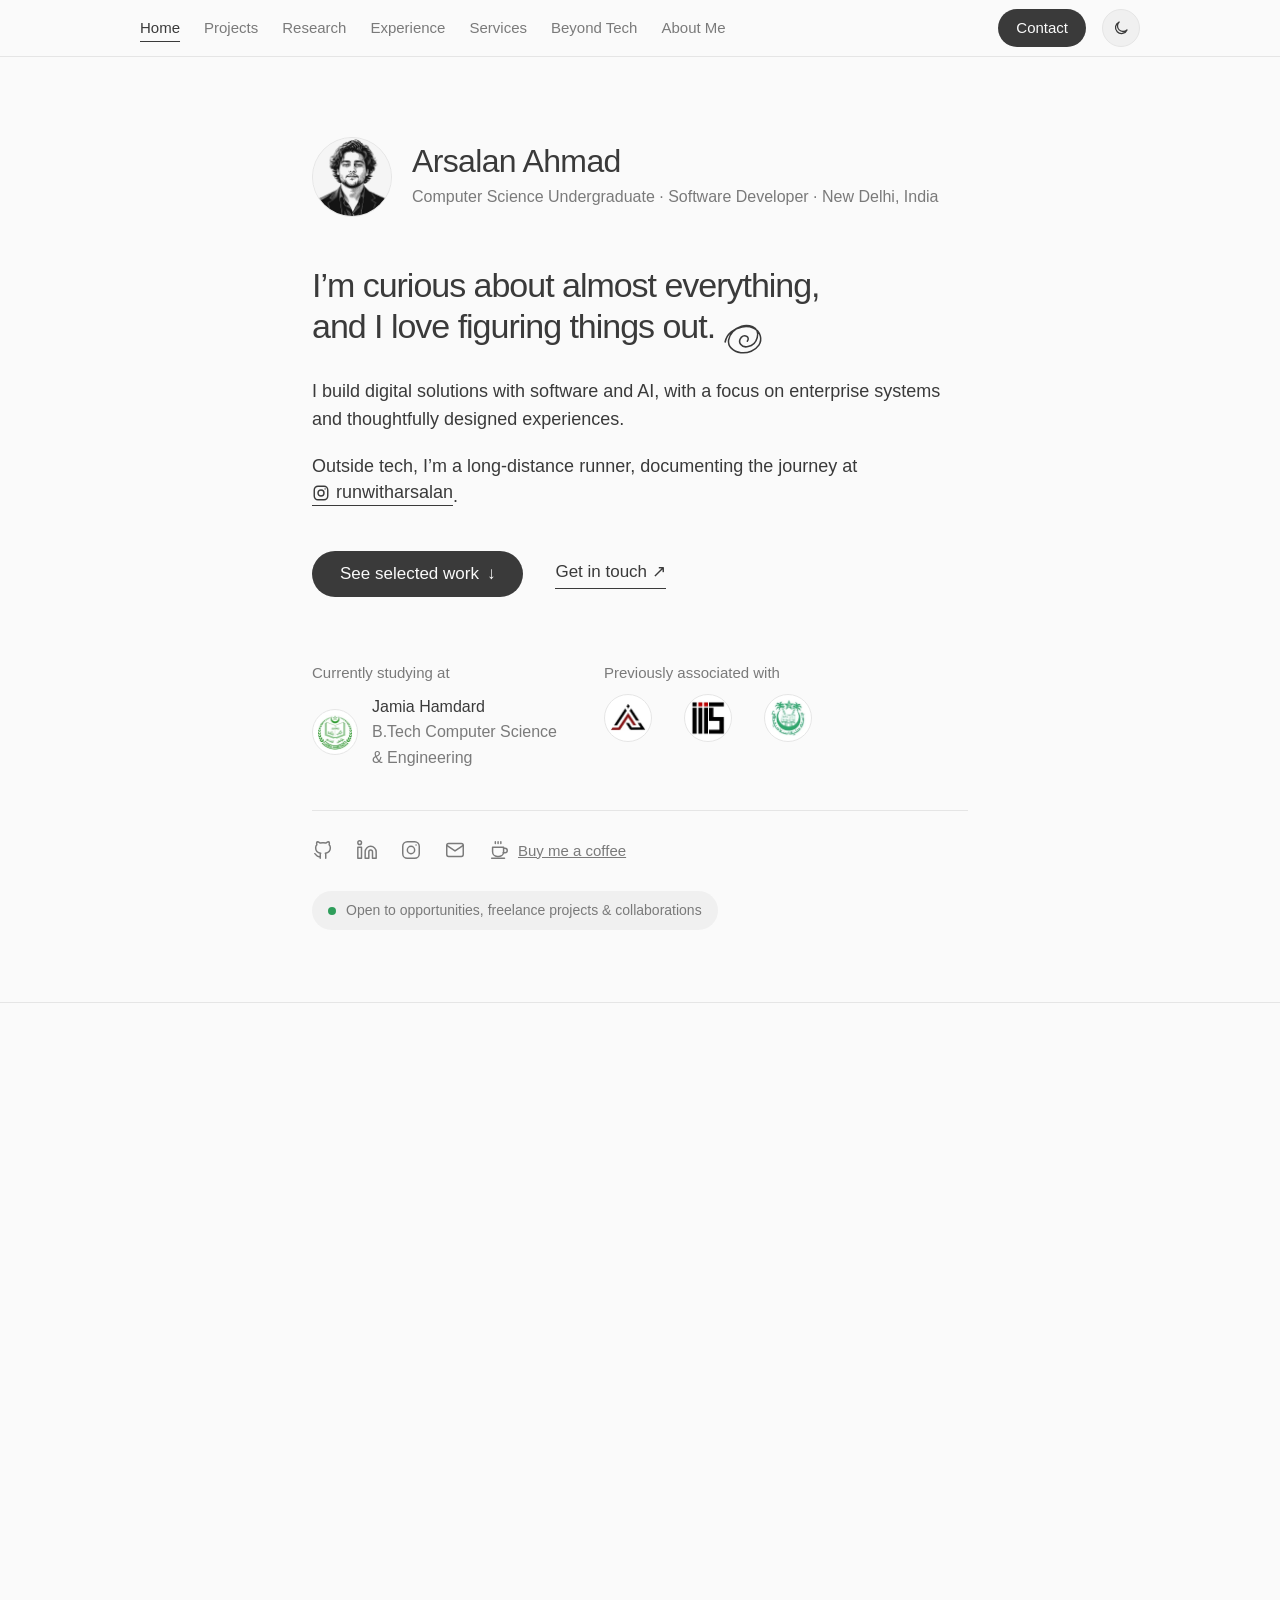
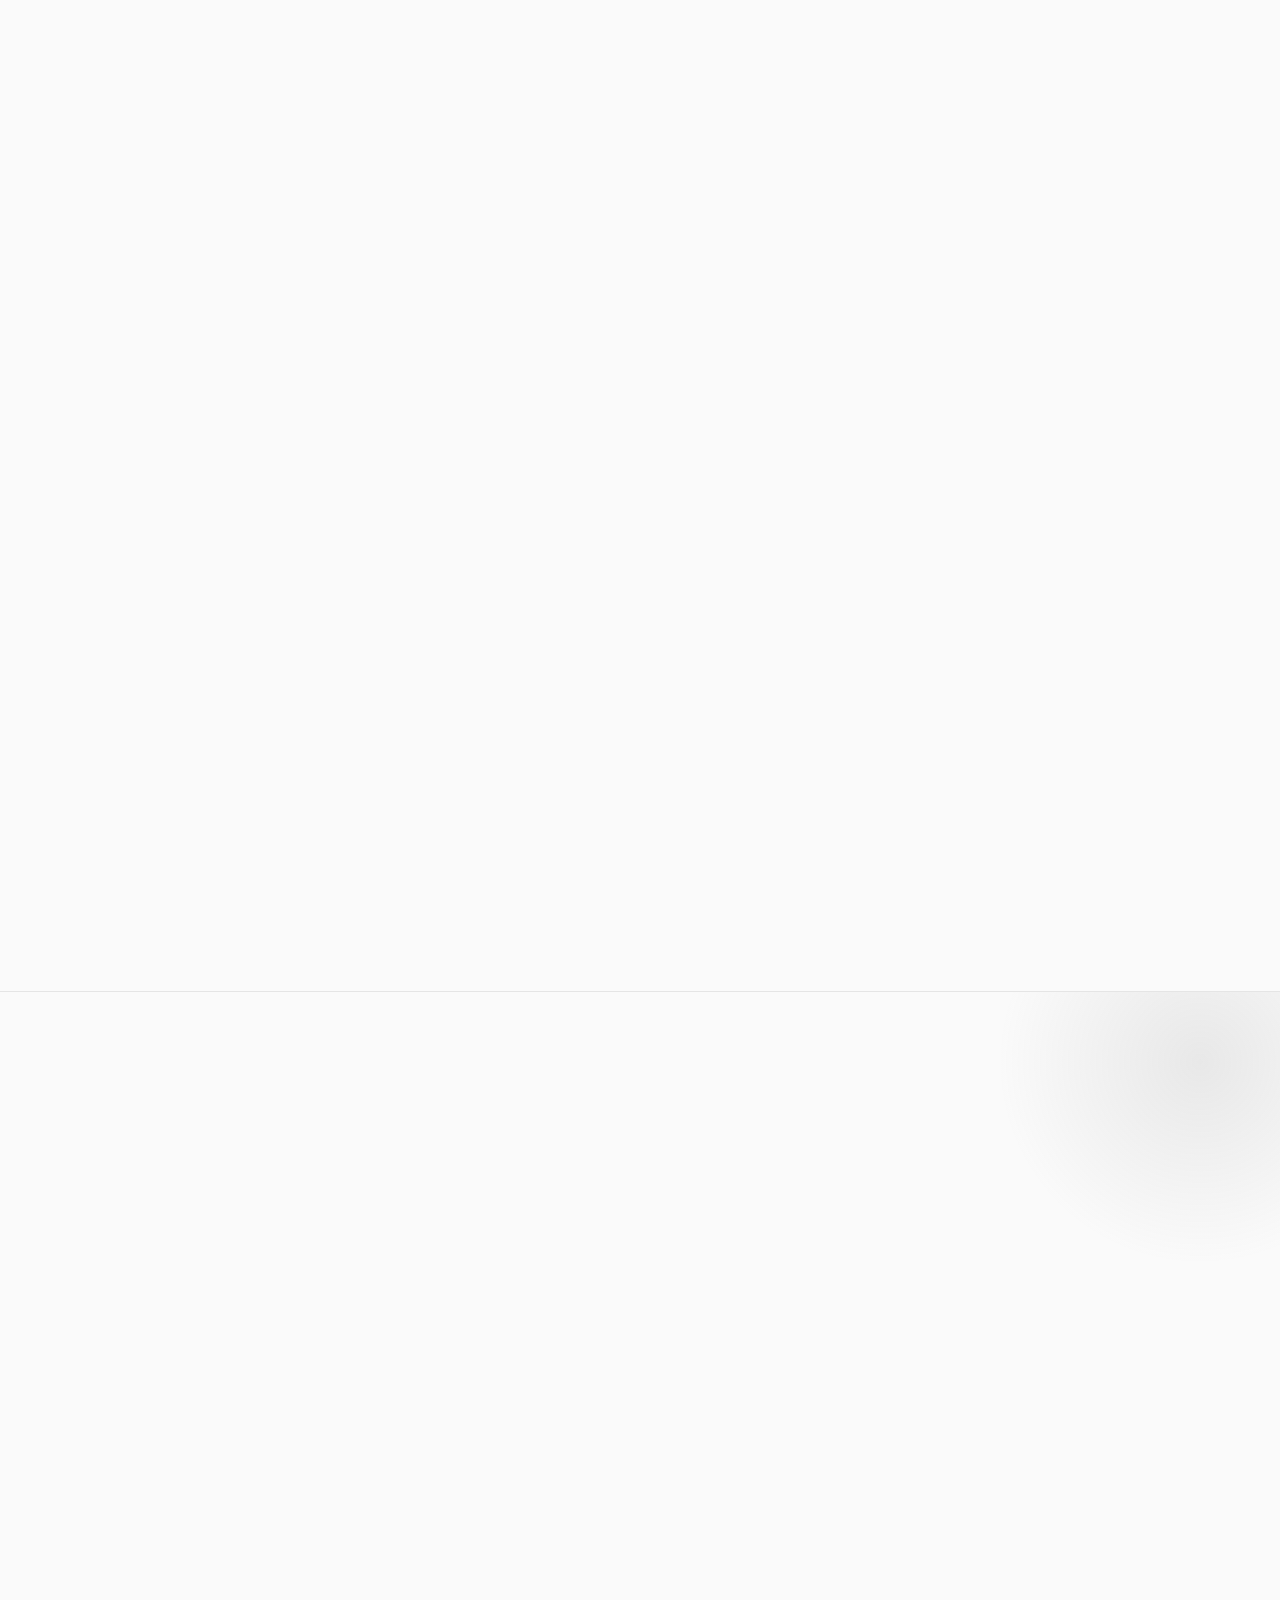
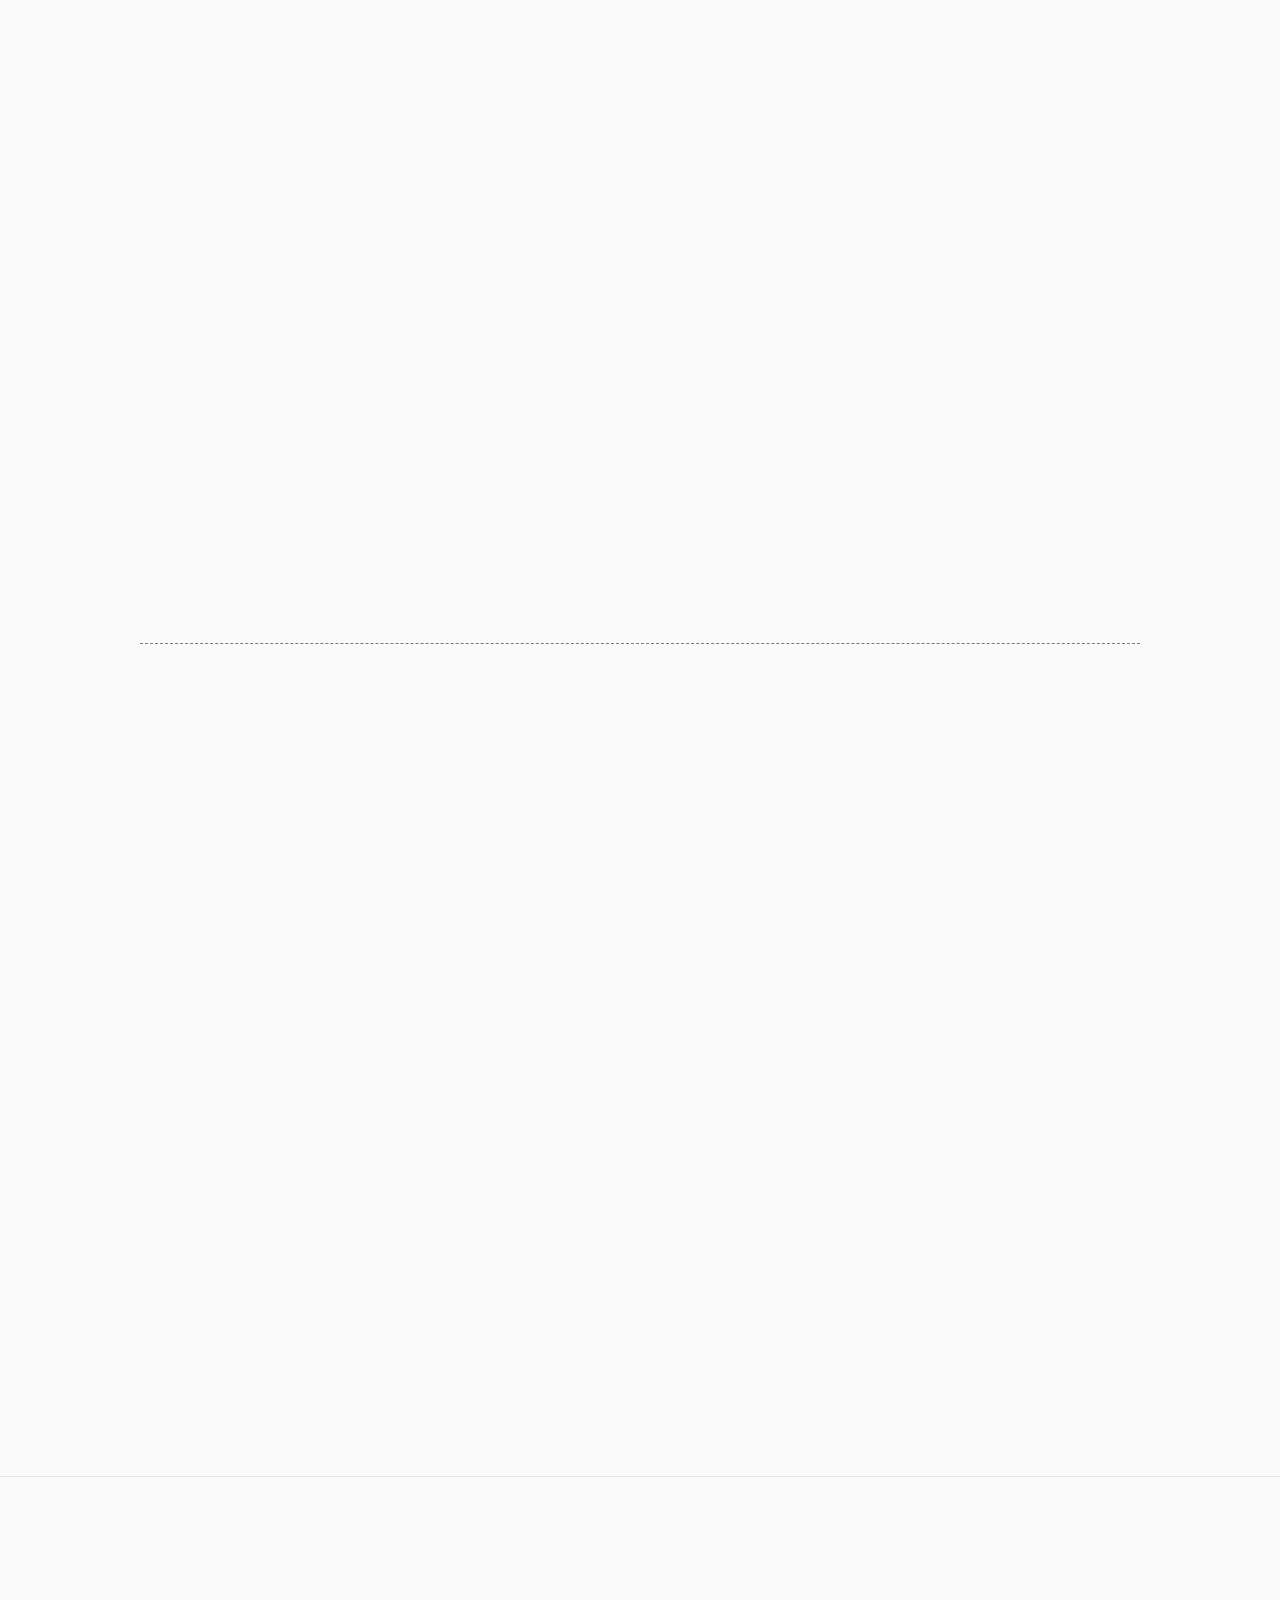
<file: index.html>
<!DOCTYPE html>
<html lang="en">
<head>
<meta charset="utf-8">
<meta name="viewport" content="width=device-width, initial-scale=1, viewport-fit=cover">
<meta http-equiv="Content-Security-Policy" content="default-src 'self'; script-src 'self' https://us-assets.i.posthog.com; style-src 'self' https://fonts.googleapis.com; font-src https://fonts.gstatic.com; img-src 'self' data:; connect-src https://us.i.posthog.com https://us-assets.i.posthog.com; object-src 'none'; base-uri 'self'; form-action 'none'">
<meta name="referrer" content="strict-origin-when-cross-origin">

<title>Arsalan Ahmad – Engineer, Researcher, Creator and Runner</title>
<meta name="description" content="Arsalan Ahmad is a Computer Science Engineering student and developer in Delhi working across software, AI and research. Engineer, researcher, creator and runner.">
<meta name="author" content="Arsalan Ahmad">
<meta name="robots" content="index, follow, max-image-preview:large">
<link rel="canonical" href="https://your-domain.com/">

<meta name="color-scheme" content="light dark">
<meta name="theme-color" content="#FAFAFA" media="(prefers-color-scheme: light)">
<meta name="theme-color" content="#171614" media="(prefers-color-scheme: dark)">

<meta property="og:type" content="website">
<meta property="og:site_name" content="Arsalan Ahmad">
<meta property="og:title" content="Arsalan Ahmad – Engineer, Researcher, Creator and Runner">
<meta property="og:description" content="Engineer, researcher, creator and runner. Delhi.">
<meta property="og:url" content="https://your-domain.com/">
<meta property="og:image" content="https://your-domain.com/images/og-image.png">
<meta property="og:image:width" content="1200">
<meta property="og:image:height" content="630">
<meta property="og:image:alt" content="Arsalan Ahmad – Engineer, Researcher, Creator and Runner">
<meta name="twitter:card" content="summary_large_image">
<meta name="twitter:title" content="Arsalan Ahmad – Engineer, Researcher, Creator and Runner">
<meta name="twitter:description" content="Engineer, researcher, creator and runner. Delhi.">
<meta name="twitter:image" content="https://your-domain.com/images/og-image.png">

<link rel="icon" href="favicon.ico" sizes="48x48">
<link rel="icon" href="images/icons/icon.svg" type="image/svg+xml">
<link rel="apple-touch-icon" href="images/icons/apple-touch-icon.png">
<link rel="manifest" href="site.webmanifest">

<link rel="preconnect" href="https://fonts.googleapis.com">
<link rel="preconnect" href="https://fonts.gstatic.com" crossorigin>
<link href="https://fonts.googleapis.com/css2?family=Geist:wght@400;500;600&amp;display=swap" rel="stylesheet">

<link rel="stylesheet" href="css/base.css">
<link rel="stylesheet" href="css/navigation.css">
<link rel="stylesheet" href="css/hero.css">
<link rel="stylesheet" href="css/sections.css">
<link rel="stylesheet" href="css/case-study.css">
<link rel="stylesheet" href="css/all-work.css">
<link rel="stylesheet" href="css/approach.css">
<link rel="stylesheet" href="css/animations.css">
<link rel="stylesheet" href="css/theme.css">
<link rel="stylesheet" href="css/services.css">
<link rel="stylesheet" href="css/about.css">
<link rel="stylesheet" href="css/mobile.css">
<link rel="stylesheet" href="css/utilities.css">

<script src="js/theme-init.js"></script>
<script src="js/analytics.js" defer></script>
<script type="application/ld+json">
{
  "@context": "https://schema.org",
  "@type": "Person",
  "name": "Arsalan Ahmad",
  "url": "https://your-domain.com/",
  "image": "https://your-domain.com/images/profile/avatar.webp",
  "jobTitle": "Computer Science Undergraduate and Software Developer",
  "description": "Computer Science Engineering student and developer in Delhi working across software, AI and research.",
  "alumniOf": {"@type": "CollegeOrUniversity", "name": "Jamia Hamdard"},
  "address": {"@type": "PostalAddress", "addressLocality": "New Delhi", "addressCountry": "IN"},
  "knowsAbout": ["Software development", "ERP systems", "Artificial intelligence", "Multi-agent systems", "UI/UX design", "Photography", "Long-distance running"],
  "sameAs": [
    "https://github.com/techarsalan",
    "https://in.linkedin.com/in/whoarsalan",
    "https://www.instagram.com/runwitharsalan/"
  ]
}
</script>
</head>
<body>
<a class="skip-link" href="#main">Skip to main content</a>

<div class="progress" id="progress" aria-hidden="true"></div>



<header class="nav">
  <div class="wrap navrow"><a class="brand" href="#home">Arsalan Ahmad</a><nav class="navlinks" id="navlinks" aria-label="Primary">
    <a href="#home" aria-current="true">Home</a>
    <a href="#projects">Projects</a>
    <a href="#research">Research</a>
    <a href="#experience">Experience</a>
    <a href="#services">Services</a>
    <a href="#beyond">Beyond Tech</a>
    <a href="#about">About Me</a>
    <a class="nav-cta" href="/contact/">Contact</a>
  </nav><button type="button" class="menu-btn" aria-label="Open menu" aria-expanded="false" aria-controls="navlinks"><svg class="i-open" viewBox="0 0 24 24" aria-hidden="true"><path d="M4 8h16M4 16h16"/></svg><svg class="i-close" viewBox="0 0 24 24" aria-hidden="true"><path d="M6 6l12 12M18 6L6 18"/></svg></button><button type="button" class="tt" aria-label="Switch to dark mode" aria-pressed="false" title="Toggle dark / light mode"><svg class="i-moon" viewBox="0 0 24 24" aria-hidden="true"><path d="M20 14.5A8 8 0 1 1 9.5 4a6.5 6.5 0 0 0 10.5 10.5z"/></svg><svg class="i-sun" viewBox="0 0 24 24" aria-hidden="true"><circle cx="12" cy="12" r="4"/><path d="M12 2v2M12 20v2M4.9 4.9l1.4 1.4M17.7 17.7l1.4 1.4M2 12h2M20 12h2M4.9 19.1l1.4-1.4M17.7 6.3l1.4-1.4"/></svg></button></div>
</header>

<main id="main" tabindex="-1">
<section id="home" class="hero">
  <div class="wrap">
    <div class="who">
      <div class="avatar"><img decoding="async" fetchpriority="high" src="images/profile/avatar.webp" alt="Portrait of Arsalan Ahmad" width="76" height="76"></div>
      <div>
        <h1>Arsalan Ahmad</h1>
        <p>Computer Science Undergraduate · Software Developer · New Delhi, India</p>
      </div>
    </div>

    <h2 class="headline">I’m curious about almost everything, and I love figuring things out.<svg class="doodle" viewBox="0 0 60 60" aria-hidden="true"><path d="M8 34c4-22 40-28 46-8 5 18-24 30-38 16C4 30 24 6 44 14c12 5 6 24-6 26-9 2-14-6-9-12 5-5 12 0 8 5"/></svg></h2>

    <p class="lede">I build digital solutions with software and AI, with a focus on enterprise systems and thoughtfully designed experiences.</p>
    <p class="lede soft">Outside tech, I’m a long-distance runner, documenting the journey at <a class="ig" href="https://www.instagram.com/runwitharsalan/" target="_blank" rel="noopener noreferrer" aria-label="Instagram: runwitharsalan"><span class="ig-ico" aria-hidden="true"><svg class="i-logo" viewBox="0 0 24 24"><rect x="3" y="3" width="18" height="18" rx="5"/><circle cx="12" cy="12" r="4"/><path d="M17.5 6.5h.01"/></svg><svg class="i-arrow" viewBox="0 0 24 24"><path d="M7 17 17 7M8 7h9v9"/></svg></span>runwitharsalan</a>.</p>

    <div class="actions">
      <a class="btn" href="#projects">See selected work <span class="a" aria-hidden="true">↓</span></a>
      <a class="link" href="/contact/">Get in touch <span class="a" aria-hidden="true">↗</span></a>
    </div>

    <div class="aff">
      <div>
        <h2>Currently studying at</h2>
        <div class="org"><a class="alink" href="https://www.jamiahamdard.ac.in/" target="_blank" rel="noopener noreferrer" aria-label="Jamia Hamdard website"><span class="logo" role="img" aria-label="Jamia Hamdard logo"></span></a><p><a class="alink" href="https://www.jamiahamdard.ac.in/" target="_blank" rel="noopener noreferrer">Jamia Hamdard</a><br><span class="muted">B.Tech Computer Science &amp; Engineering</span></p></div>
      </div>
      <div class="prev">
        <h2>Previously associated with</h2>
        <ul class="prevlist">
          <li><a class="alink" href="https://arrius.in/" target="_blank" rel="noopener noreferrer" aria-label="Arrius Impex LLP website" title="Arrius Impex LLP"><span class="logo md arrius" role="img" aria-label="Arrius Impex LLP"></span></a></li>
          <li><a class="alink" href="https://iiisc.in/home.html" target="_blank" rel="noopener noreferrer" aria-label="IIISC Delhi website" title="IIISC Delhi"><span class="logo md iiis" role="img" aria-label="IIISC Delhi"></span></a></li>
          <li><a class="alink" href="https://www.jmi.ac.in/" target="_blank" rel="noopener noreferrer" aria-label="Jamia Millia Islamia website" title="Jamia Millia Islamia"><span class="logo md jmi" role="img" aria-label="Jamia Millia Islamia"></span></a></li>
        </ul>
      </div>
    </div>

    <div class="foot" id="contact">
      <!-- Replace the placeholder URLs below with your own profile links and email -->
      <ul class="social" aria-label="Social links">
        <li><a href="https://github.com/techarsalan" aria-label="GitHub" target="_blank" rel="noopener noreferrer"><svg viewBox="0 0 24 24"><path d="M9 19c-4.3 1.4-4.3-2.5-6-3m12 5v-3.5c0-1 .1-1.4-.5-2 2.8-.3 5.5-1.4 5.5-6a4.6 4.6 0 0 0-1.3-3.2 4.2 4.2 0 0 0-.1-3.2s-1.1-.3-3.5 1.3a12 12 0 0 0-6.2 0C6.5 2.8 5.4 3.1 5.4 3.1a4.2 4.2 0 0 0-.1 3.2A4.6 4.6 0 0 0 4 9.5c0 4.6 2.7 5.7 5.5 6-.6.6-.6 1.2-.5 2V21"/></svg></a></li>
        <li><a href="https://in.linkedin.com/in/whoarsalan" aria-label="LinkedIn" target="_blank" rel="noopener noreferrer"><svg viewBox="0 0 24 24"><path d="M16 8a6 6 0 0 1 6 6v7h-4v-7a2 2 0 0 0-4 0v7h-4v-7a6 6 0 0 1 6-6zM2 9h4v12H2zM4 6a2 2 0 1 0 0-4 2 2 0 0 0 0 4z"/></svg></a></li>
        <li><a href="https://www.instagram.com/runwitharsalan/" aria-label="Instagram" target="_blank" rel="noopener noreferrer"><svg viewBox="0 0 24 24"><rect x="3" y="3" width="18" height="18" rx="5"/><circle cx="12" cy="12" r="4"/><path d="M17.5 6.5h.01"/></svg></a></li>
        <li><a href="mailto:arsalanjmi87@gmail.com" aria-label="Email arsalanjmi87@gmail.com" title="arsalanjmi87@gmail.com"><svg viewBox="0 0 24 24"><rect x="3" y="5" width="18" height="14" rx="2"/><path d="m3 7 9 6 9-6"/></svg></a></li>
              <li><a class="bmc" href="https://buymeacoffee.com/whoarsalan" aria-label="Buy me a coffee" target="_blank" rel="noopener noreferrer"><svg viewBox="0 0 24 24" aria-hidden="true"><path d="M5 9h12v5a5 5 0 0 1-5 5h-2a5 5 0 0 1-5-5V9z"/><path d="M17 10h1.5a2.5 2.5 0 0 1 0 5H16.6"/><path d="M8 3v2M11 3v2M14 3v2"/><path d="M4 21h14"/></svg><span>Buy me a coffee</span></a></li>
      </ul>
      <span class="avail"><i aria-hidden="true"></i>Open to opportunities, freelance projects &amp; collaborations</span>
    </div>
  </div>
</section>

<section id="projects" class="s"><div class="wrap">
  <div class="work-head">
    <h2>Selected work</h2>
    <a class="link" href="#all-work">View all work <span class="a" aria-hidden="true">→</span></a>
  </div>
  <div class="grid">
    <article class="card">
      <div class="thumb"><img decoding="async" src="images/projects/rcc-erp.webp" alt="Screenshot of the RCC Developers ERP indent screen" width="1000" height="538" loading="lazy"></div>
      <p class="cap">RCC Developers · ERP system</p>
      <h3><a href="#rcc-erp-case-study">Custom ERP for RCC Developers <span class="a" aria-hidden="true">→</span></a></h3>
      <p>A custom ERP system built from scratch for RCC Developers, bringing offline business operations and manual workflows into one integrated digital platform.</p>
      <p class="tech">Java · MySQL · HTML · CSS · Adobe Illustrator · UI/UX Design</p>
    </article>
    <article class="card">
      <div class="thumb"><img decoding="async" src="images/projects/arrius-website.webp" alt="Screenshot of the Arrius Impex website homepage" width="1000" height="554" loading="lazy"></div>
      <p class="cap">Arrius Impex · Website design &amp; development</p>
      <h3><a href="#arrius-case-study">Arrius Impex Website <span class="a" aria-hidden="true">→</span></a></h3>
      <p>Designed and developed the company’s website end-to-end, including UI design, content structure, responsive layouts and deployment.</p>
      <p class="tech">HTML · CSS · JavaScript</p>
    </article>
  </div>
</div></section>

<section id="approach" class="s how"><div class="wrap">
  <div class="how-head">
    <h2>How I approach problems</h2>
    <p class="intro">I believe good solutions start with curiosity, a clear understanding of the problem, and a willingness to experiment. My approach combines research, technology, creativity and continuous learning.</p>
  </div>
  <div class="steps">
    <div class="step">
      <svg viewBox="0 0 72 72" aria-hidden="true"><circle class="t" cx="34" cy="36" r="19"/><circle cx="30" cy="30" r="19"/><path d="M43.500 43.500 56 56"/><path d="M31 21 22 31 34 36Z"/><circle class="b" cx="31" cy="21" r="3"/><circle class="b" cx="22" cy="31" r="3"/><circle class="b" cx="34" cy="36" r="3"/></svg>
      <span class="n" aria-hidden="true">01</span>
      <h3>Research &amp; Understand</h3>
      <p>Understanding problems, gathering requirements and exploring possible solutions.</p>
      <div class="tags">Research · Analysis · Requirements</div>
    </div>
    <div class="step">
      <svg viewBox="0 0 72 72" aria-hidden="true"><rect class="t" x="14" y="24" width="54" height="36" rx="7"/><rect x="4" y="12" width="54" height="38" rx="7"/><path d="M4 23h54"/><circle cx="11" cy="17.500" r=".8"/><circle cx="16" cy="17.500" r=".8"/><circle cx="21" cy="17.500" r=".8"/><path d="M22 31l-7 7 7 7M31 44l6-14M40 31l7 7-7 7"/></svg>
      <span class="n" aria-hidden="true">02</span>
      <h3>Design &amp; Build</h3>
      <p>Turning ideas into practical solutions through software, system design and creative thinking.</p>
      <div class="tags">Development · ERP · UI/UX · AI</div>
    </div>
    <div class="step">
      <svg viewBox="0 0 72 72" aria-hidden="true"><rect class="t" x="49" y="26" width="11" height="34" rx="5"/><rect x="6" y="42" width="11" height="18" rx="5"/><rect x="26" y="34" width="11" height="26" rx="5"/><rect x="46" y="24" width="11" height="36" rx="5"/><path d="M2 62h64M11 34l20-9 20-9"/><circle class="b" cx="11" cy="34" r="3"/><circle class="b" cx="31" cy="25" r="3"/><circle class="b" cx="51" cy="16" r="3"/></svg>
      <span class="n" aria-hidden="true">03</span>
      <h3>Test &amp; Improve</h3>
      <p>Testing solutions, implementing changes and continuously improving the results.</p>
      <div class="tags">Testing · Implementation · Documentation</div>
    </div>
  </div>
</div></section>

<section id="research" class="s"><div class="wrap">
  <h2>Research Work</h2>
  <article class="proj">
    <div class="proj-head">
      <span class="logo" role="img" aria-label="Jamia Hamdard logo"></span>
      <div>
        <h4>Multi-Agent Systems (MAS) for Enterprise Resource Planning</h4>
        <p class="kind">Research Intern, Multidisciplinary Centre for Artificial Intelligence (MCAI), Jamia Hamdard<br>June – July 2026</p>
      </div>
    </div>
    <p class="desc">Explored the applications of Multi-Agent Systems in Enterprise Resource Planning, investigating how AI-driven agents can support enterprise processes, automation and intelligent decision-making.</p>
    <p class="tech">Research focus: Artificial Intelligence · Multi-Agent Systems · ERP · Enterprise Automation · Intelligent Systems</p>
    <a class="link" href="https://drive.google.com/file/d/1BYQ3j4l1IjTv20kNiR7PhezoHUMHcUSi/view?usp=drive_link" target="_blank" rel="noopener noreferrer">Internship report <span class="a" aria-hidden="true">↗</span></a>
  </article>
</div></section>

<section id="experience" class="s"><div class="wrap">
  <h2>Experience</h2>
  <p class="intro">Where I’ve worked, trained and built things.</p>

  <article class="exp">
    <div class="exp-head">
      <span class="logo arrius" role="img" aria-label="Arrius Impex logo"></span>
      <div>
        <h3>ERP Associate <span class="co">Arrius Impex LLP</span></h3>
        <span class="date">June 2024 – August 2025</span>
      </div>
    </div>
    <p class="etags"><span>ERP Development</span><span>Workflow Analysis</span><span>IT Support</span></p>
    <ul class="ebul">
      <li>Built and deployed a company ERP covering Material Management, HR and Accounting.</li>
      <li>Turned manual workflows into structured digital processes and refined the user interfaces.</li>
      <li>Supported rollout through employee training and technical documentation.</li>
      <li>Provided IT troubleshooting, maintenance and technical support.</li>
    </ul>
  </article>

  <article class="exp">
    <div class="exp-head">
      <span class="logo iiis" role="img" aria-label="IIISC logo"></span>
      <div>
        <h3>Software Development Trainee <span class="co">Indraprastha Institute of Information Sciences, Delhi</span></h3>
        <span class="date">December 2022 – March 2023</span>
      </div>
    </div>
    <p class="etags"><span>Software Development</span><span>Industrial Training</span></p>
    <ul class="ebul">
      <li>Completed a three-month industrial training in software development, gaining hands-on exposure to technical workflows.</li>
    </ul>
    <a class="link rep" href="https://drive.google.com/file/d/1rilWVxk-oZd5Z8xp6FH-7A82G9n-z2jo/view?usp=sharing" target="_blank" rel="noopener noreferrer">Internship report <span class="a" aria-hidden="true">↗</span></a>
  </article>

  <article class="exp">
    <div class="exp-head">
      <span class="logo jmi" role="img" aria-label="Jamia Millia Islamia logo"></span>
      <div>
        <h3>Web Developer Intern <span class="co">FTK-CIT, Jamia Millia Islamia</span></h3>
        <span class="date">July 2022</span>
      </div>
    </div>
    <p class="etags"><span>Web Development</span><span>Frontend</span><span>Backend Integration</span></p>
    <ul class="ebul">
      <li>Built functional web pages using frontend and backend concepts, including database integration and responsive design.</li>
    </ul>
    <a class="link rep" href="https://drive.google.com/file/d/1jRAjk8XdpRY7_TXbk2ykpAbnznBc0qgZ/view?usp=sharing" target="_blank" rel="noopener noreferrer">Internship report <span class="a" aria-hidden="true">↗</span></a>
  </article>
</div></section>

<section id="services" class="s"><span class="svc-orb" aria-hidden="true"></span><div class="wrap">
  <h2>Services</h2>
  <p class="intro"><b>What I can offer.</b> I enjoy using my skills, creativity and experiences to help others, whether it’s building digital solutions, solving technical problems or sharing experiences. I’m always open to meaningful collaborations.</p>
  <div class="svc-g "><div class="svc-gh"><b>&lt;/&gt;</b><h3>Technology &amp; Digital Solutions</h3></div><div class="svc-grid"><div class="svc"><div class="svc-in"><div class="svc-top"><span class="svc-ico"><svg viewBox="0 0 24 24" aria-hidden="true"><rect class="d" pathLength="1" x="3" y="4" width="18" height="13" rx="2"/><path class="d" pathLength="1" d="M8 21h8M12 17v4"/><path class="d" pathLength="1" d="m10 9-2 2 2 2m4-4 2 2-2 2"/></svg></span><span class="svc-n">01</span></div><h4>Website Design &amp; Development</h4><p>Responsive websites and digital experiences for individuals, businesses and organisations.</p><a class="svc-go" href="/contact/?service=website-design">Enquire <span aria-hidden="true">↗</span></a></div></div><div class="svc"><div class="svc-in"><div class="svc-top"><span class="svc-ico"><svg viewBox="0 0 24 24" aria-hidden="true"><rect class="d" pathLength="1" x="3" y="3" width="7" height="7" rx="1.5"/><rect class="d" pathLength="1" x="14" y="14" width="7" height="7" rx="1.5"/><path class="d" pathLength="1" d="M10 6.5h4a3 3 0 0 1 3 3V14"/><path class="d" pathLength="1" d="M14 17.5h-4a3 3 0 0 1-3-3V10"/></svg></span><span class="svc-n">02</span></div><h4>ERP &amp; Business Solutions</h4><p>Workflow analysis, ERP planning, implementation support and process digitisation.</p><a class="svc-go" href="/contact/?service=erp-business">Enquire <span aria-hidden="true">↗</span></a></div></div><div class="svc"><div class="svc-in"><div class="svc-top"><span class="svc-ico"><svg viewBox="0 0 24 24" aria-hidden="true"><path class="d" pathLength="1" d="M14.7 6.3a4 4 0 0 0-5.4 5.4L3 18l3 3 6.3-6.3a4 4 0 0 0 5.4-5.4l-2.4 2.4-2.6-.6-.6-2.6z"/></svg></span><span class="svc-n">03</span></div><h4>Computer Repair &amp; Troubleshooting</h4><p>Maintenance, software installation, system setup and troubleshooting support.</p><a class="svc-go" href="/contact/?service=computer-repair">Enquire <span aria-hidden="true">↗</span></a></div></div><div class="svc"><div class="svc-in"><div class="svc-top"><span class="svc-ico"><svg viewBox="0 0 24 24" aria-hidden="true"><path class="d" pathLength="1" d="M6 3h9l4 4v14H6z"/><path class="d" pathLength="1" d="M14 3v5h5M9 13h7M9 17h5"/></svg></span><span class="svc-n">04</span></div><h4>Technical Documentation &amp; Training</h4><p>User manuals, workflow guides, reports and training material that make technology easier to use.</p><a class="svc-go" href="/contact/?service=documentation">Enquire <span aria-hidden="true">↗</span></a></div></div></div></div><div class="svc-g c"><div class="svc-gh"><b>✦</b><h3>Creative Services</h3></div><div class="svc-grid"><div class="svc"><div class="svc-in"><div class="svc-top"><span class="svc-ico"><svg viewBox="0 0 24 24" aria-hidden="true"><path class="d" pathLength="1" d="M4 20l1-5L16 4l4 4L9 19z"/><path class="d" pathLength="1" d="M14 6l4 4M4 20l5-1"/></svg></span><span class="svc-n">05</span></div><h4>UI/UX &amp; Graphic Design</h4><p>Intuitive interfaces, logos, brochures, posters and branding materials.</p><a class="svc-go" href="/contact/?service=design">Enquire <span aria-hidden="true">↗</span></a></div></div><div class="svc"><div class="svc-in"><div class="svc-top"><span class="svc-ico"><svg viewBox="0 0 24 24" aria-hidden="true"><path class="d" pathLength="1" d="M4 8h3l1.5-2h7L17 8h3a1 1 0 0 1 1 1v9a1 1 0 0 1-1 1H4a1 1 0 0 1-1-1V9a1 1 0 0 1 1-1z"/><circle class="d" pathLength="1" cx="12" cy="13" r="3.5"/></svg></span><span class="svc-n">06</span></div><h4>Photography</h4><p>Capturing moments, places and stories through visual storytelling.</p><a class="svc-go" href="/contact/?service=photography">Enquire <span aria-hidden="true">↗</span></a></div></div></div></div><div class="svc-g b"><div class="svc-gh"><b>♡</b><h3>Beyond Services</h3><span class="svc-sub">Personal &amp; community</span></div><div class="svc-grid"><div class="svc"><div class="svc-in"><div class="svc-top"><span class="svc-ico"><svg viewBox="0 0 24 24" aria-hidden="true"><circle class="d" pathLength="1" cx="14.5" cy="4.5" r="1.8"/><path class="d" pathLength="1" d="M8 21l3-6 3.5 2 1.5 4"/><path class="d" pathLength="1" d="M11 15l-1-4 4-2 3 3 3 1"/><path class="d" pathLength="1" d="M10 11l-3 1.5"/></svg></span><span class="svc-n">07</span></div><h4>Run Together</h4><p>Running is better when shared. Join me for sessions, swap experiences and work towards your goals together.</p><a class="svc-go" href="/contact/?service=run-together">Enquire <span aria-hidden="true">↗</span></a></div></div><div class="svc"><div class="svc-in"><div class="svc-top"><span class="svc-ico"><svg viewBox="0 0 24 24" aria-hidden="true"><path class="d" pathLength="1" d="M21 12a8 8 0 0 1-11.6 7.1L4 20l1-4.6A8 8 0 1 1 21 12z"/><path class="d" pathLength="1" d="M8.5 11.5h.01M12 11.5h.01M15.5 11.5h.01"/></svg></span><span class="svc-n">08</span></div><h4>1:1 Personal Conversations</h4><p>Going through a difficult phase? Sometimes having someone listen makes a difference. Open conversations on life, motivation and finding direction.</p><span class="svc-chip">Contribute if you can · Everyone welcome</span><p class="svc-note">ⓘ A peer-support space, not professional counselling or mental health therapy.</p><a class="svc-go" href="/contact/?service=conversations">Enquire <span aria-hidden="true">↗</span></a></div></div></div></div>
  <div class="svc-cta"><div><h3>Let’s Connect</h3><p>Have a project in mind, need some help or simply want to connect? I’m always open to new ideas, collaborations and conversations. Let’s make something meaningful together.</p></div><a class="btn" href="/contact/">Let’s connect <span class="a" aria-hidden="true">↗</span></a></div>
</div></section>

<section id="beyond" class="s"><div class="wrap">
  <h2>Beyond Tech</h2>
  <div class="entries">
    <div class="entry">
          <button type="button" class="dlogo" id="creative-toggle" aria-expanded="false" aria-controls="creative-list" aria-label="Show Creative Work"><svg viewBox="0 0 24 24" width="22" height="22" fill="none" stroke="currentColor" stroke-width="1.6" stroke-linecap="round" stroke-linejoin="round" aria-hidden="true"><path d="M6 3h11a2 2 0 0 1 2 2v14a2 2 0 0 1-2 2H6z"/><path d="M6 3v18"/><path d="M10 8h5M10 12h5"/><path d="M3.5 7H6M3.5 12H6M3.5 17H6"/></svg></button>
      <h3>Creative Work</h3>
    </div>
    <div class="entry">
          <button type="button" class="dlogo" id="running-toggle" aria-expanded="false" aria-controls="running-list" aria-label="Show Running"><svg viewBox="0 0 24 24" width="22" height="22" fill="none" stroke="currentColor" stroke-width="1.6" stroke-linecap="round" stroke-linejoin="round" aria-hidden="true"><circle cx="14.5" cy="4.5" r="1.8"/><path d="M8 21l3-6 3.5 2 1.5 4"/><path d="M11 15l-1-4 4-2 3 3 3 1"/><path d="M10 11l-3 1.5"/></svg></button>
      <h3>Running</h3>
    </div>
    <div class="entry">
          <button type="button" class="dlogo" id="photography-toggle" aria-expanded="false" aria-controls="photography-list" aria-label="Show Photography"><svg viewBox="0 0 24 24" width="22" height="22" fill="none" stroke="currentColor" stroke-width="1.6" stroke-linecap="round" stroke-linejoin="round" aria-hidden="true"><path d="M4 8h3l1.5-2h7L17 8h3a1 1 0 0 1 1 1v9a1 1 0 0 1-1 1H4a1 1 0 0 1-1-1V9a1 1 0 0 1 1-1z"/><circle cx="12" cy="13" r="3.5"/></svg></button>
      <h3>Photography</h3>
    </div>
  </div>
  <div class="entry-body" id="creative-list" hidden>
<div class="dgrid">
    <a class="dcard" href="https://drive.google.com/file/d/10JC50TSGsG2uRtrnMYdTYSs3-cj4Puv_/view?usp=sharing" target="_blank" rel="noopener noreferrer" aria-label="Open the Naruto diary (PDF on Google Drive)">
      <div class="frame"><div class="cover cover--image"><img decoding="async" loading="lazy" width="624" height="820" src="images/creative/diary-naruto.webp" alt="Cover of the Naruto diary"></div></div>
      <p class="dcap">Naruto <span class="a">↗</span></p>
      <p class="dsub">Diary design · PDF</p>
    </a>
    <a class="dcard" href="https://drive.google.com/file/d/1614S8SJg6JTwCaltUyyqI-Bw_a6EZj68/view?usp=sharing" target="_blank" rel="noopener noreferrer" aria-label="Open the Tokyo Revengers diary (PDF on Google Drive)">
      <div class="frame"><div class="cover cover--image"><img decoding="async" loading="lazy" width="572" height="820" src="images/creative/diary-tokyo-revengers.webp" alt="Cover of the Tokyo Revengers diary"></div></div>
      <p class="dcap">Tokyo Revengers <span class="a">↗</span></p>
      <p class="dsub">Diary design · PDF</p>
    </a>
    <a class="dcard" href="https://drive.google.com/file/d/1GvqNQmAQUELmHWbezxNNt0p4UAaGGJxZ/view?usp=sharing" target="_blank" rel="noopener noreferrer" aria-label="Open the Avengers diary (PDF on Google Drive)">
      <div class="frame"><div class="cover cover--image"><img decoding="async" loading="lazy" width="578" height="820" src="images/creative/diary-avengers.webp" alt="Cover of the Avengers diary"></div></div>
      <p class="dcap">Avengers <span class="a">↗</span></p>
      <p class="dsub">Diary design · PDF</p>
    </a>
    <a class="dcard" href="https://drive.google.com/file/d/1jfJ3UcQ8oaLE_-UBr3JQbqLr83ccpEQZ/view?usp=sharing" target="_blank" rel="noopener noreferrer" aria-label="Open the Star Wars diary (PDF on Google Drive)">
      <div class="frame"><div class="cover cover--image"><img decoding="async" loading="lazy" width="580" height="820" src="images/creative/diary-star-wars.webp" alt="Cover of the Star Wars diary"></div></div>
      <p class="dcap">Star Wars <span class="a">↗</span></p>
      <p class="dsub">Diary design · PDF</p>
    </a>
    <a class="dcard" href="https://drive.google.com/file/d/1E6SDwVzkCk6wIZNnLLmhefZxgPsqRSLB/view?usp=sharing" target="_blank" rel="noopener noreferrer" aria-label="Open the Your Lie In April diary (PDF on Google Drive)">
      <div class="frame"><div class="cover cover--image"><img decoding="async" loading="lazy" width="580" height="820" src="images/creative/diary-your-lie-in-april.webp" alt="Cover of the Your Lie In April diary"></div></div>
      <p class="dcap">Your Lie In April <span class="a">↗</span></p>
      <p class="dsub">Diary design · PDF</p>
    </a>
  </div>

  </div>
  <div class="entry-body" id="running-list" hidden>
      <div class="run">
        <p class="run-lead">Three distances, three personal records, and a lot of kilometres in between.</p>
        <div class="track" id="track" aria-hidden="true">
          <div class="track-line"><div class="track-fill" id="track-fill"></div></div>
          <span class="mk mk-5k"><i></i><b>5K</b></span>
          <span class="mk mk-10k"><i></i><b>10K</b></span>
          <span class="mk mk-21k"><i></i><b>21.1K</b></span>
          <span class="mk next mk-42k"><i></i><b>42.2K</b></span>
          <span class="runner" id="runner"><svg viewBox="0 0 24 24" width="20" height="20" fill="none" stroke="currentColor" stroke-width="1.8" stroke-linecap="round" stroke-linejoin="round"><circle cx="14.5" cy="4.5" r="1.8"/><path d="M8 21l3-6 3.5 2 1.5 4"/><path d="M11 15l-1-4 4-2 3 3 3 1"/><path d="M10 11l-3 1.5"/></svg></span>
        </div>
        <div class="pgrid rgrid">
        <figure class="pcard rcard">
          <button type="button" class="pimg poster" aria-label="View 5K poster full size"><img decoding="async" width="1000" height="1250" src="images/running/poster-5k.webp" alt="5K race poster: 5.0 km in 27:52, personal record" loading="lazy"></button>
          <figcaption><span class="rt">5K <em>Personal record</em></span><span class="rs"><span><b>27:52</b> time</span><span><b>5:34</b> /km</span></span></figcaption>
        </figure>
        <figure class="pcard rcard">
          <button type="button" class="pimg poster" aria-label="View 10K poster full size"><img decoding="async" width="1000" height="1250" src="images/running/poster-10k.webp" alt="10K race poster: 10.0 km in 57:56, personal record, with finisher medal" loading="lazy"></button>
          <figcaption><span class="rt">10K <em>Personal record</em></span><span class="rs"><span><b>57:56</b> time</span><span><b>5:48</b> /km</span></span></figcaption>
        </figure>
        <figure class="pcard rcard">
          <button type="button" class="pimg poster" aria-label="View 21.1K poster full size"><img decoding="async" width="1000" height="1250" src="images/running/poster-half-marathon.webp" alt="Half marathon race poster: 21.1 km in 2:42:08, personal record" loading="lazy"></button>
          <figcaption><span class="rt">21.1K <em>Personal record</em></span><span class="rs"><span><b>2:42:08</b> time</span><span><b>7:41</b> /km</span></span></figcaption>
        </figure>
        </div>
        <p class="run-total"><span>42.2 KM</span> Full Marathon <em>Coming Soon</em></p>
      </div>
  </div>
  <div class="entry-body" id="photography-list" hidden>
    <div class="pgrid">
      <figure class="pcard"><button type="button" class="pimg" aria-label="View photo full size"><img decoding="async" width="900" height="1200" src="images/photography/eye.webp" alt="Close-up of an eye in warm light" loading="lazy"></button><figcaption>Eye</figcaption></figure>
      <figure class="pcard"><button type="button" class="pimg" aria-label="View photo full size"><img decoding="async" width="900" height="1200" src="images/photography/roses.webp" alt="Pink roses in a garden" loading="lazy"></button><figcaption>Roses</figcaption></figure>
      <figure class="pcard"><button type="button" class="pimg" aria-label="View photo full size"><img decoding="async" width="960" height="1200" src="images/photography/bird-coral-flowers.webp" alt="Bird perched among red coral tree flowers" loading="lazy"></button><figcaption>Bird in coral flowers</figcaption></figure>
      <figure class="pcard"><button type="button" class="pimg" aria-label="View photo full size"><img decoding="async" width="900" height="1200" src="images/photography/metro-night.webp" alt="Metro train streaking past a night garden" loading="lazy"></button><figcaption>Metro at night</figcaption></figure>
      <figure class="pcard"><button type="button" class="pimg" aria-label="View photo full size"><img decoding="async" width="675" height="1200" src="images/photography/lightning-heart.webp" alt="Lightning over a city at night" loading="lazy"></button><figcaption>Lightning heart</figcaption></figure>
      <figure class="pcard"><button type="button" class="pimg" aria-label="View photo full size"><img decoding="async" width="1200" height="799" src="images/photography/scaffolding.webp" alt="Building wrapped in bamboo scaffolding" loading="lazy"></button><figcaption>Scaffolding</figcaption></figure>
      <figure class="pcard"><button type="button" class="pimg" aria-label="View photo full size"><img decoding="async" width="900" height="1200" src="images/photography/light-rays.webp" alt="Rays of light through mist behind a tree" loading="lazy"></button><figcaption>Light rays</figcaption></figure>
      <figure class="pcard"><button type="button" class="pimg" aria-label="View photo full size"><img decoding="async" width="1200" height="900" src="images/photography/sunset-hills.webp" alt="Sun setting behind layered hills" loading="lazy"></button><figcaption>Sunset over hills</figcaption></figure>
      <figure class="pcard"><button type="button" class="pimg" aria-label="View photo full size"><img decoding="async" width="900" height="1200" src="images/photography/rainbow.webp" alt="Rainbow over green fields" loading="lazy"></button><figcaption>Rainbow</figcaption></figure>
      <figure class="pcard"><button type="button" class="pimg" aria-label="View photo full size"><img decoding="async" width="912" height="1200" src="images/photography/rock-metro.webp" alt="Standing stone with a metro passing behind" loading="lazy"></button><figcaption>Rock and metro</figcaption></figure>
      <figure class="pcard"><button type="button" class="pimg" aria-label="View photo full size"><img decoding="async" width="1200" height="800" src="images/photography/crescent-moon.webp" alt="Thin crescent moon in a hazy sky" loading="lazy"></button><figcaption>Crescent moon</figcaption></figure>
      <figure class="pcard"><button type="button" class="pimg" aria-label="View photo full size"><img decoding="async" width="1200" height="800" src="images/photography/cattle-egret.webp" alt="Cattle egret standing against a blurred brick wall" loading="lazy"></button><figcaption>Cattle egret</figcaption></figure>
    </div>
  </div>
</div></section>

<section id="about" class="s"><div class="wrap">
  <h2>About Me</h2>
  <div class="about-grid"><div class="about-text">
  <p class="lede">I’m a Computer Science undergraduate at Jamia Hamdard, interested in building practical digital solutions. I enjoy solving problems, exploring new technologies and turning ideas into meaningful work.</p>
  <p class="lede">Beyond technology, I’m passionate about long-distance running, creative design and continuous learning. Above all, I believe in building a life that feels meaningful and makes me happy.</p>
  <p class="lede soft">If something here sparks an idea, <a href="/contact/">get in touch</a> or write to <a href="mailto:arsalanjmi87@gmail.com">arsalanjmi87@gmail.com</a>.</p></div></div>
</div></section>


</main>

<footer><div class="wrap"><span>© 2026 Arsalan Ahmad · <a href="/contact/">Contact</a></span><a href="#home">Back to top ↑</a></div></footer>

<div id="case-all" class="case-page">
  <header class="cs-bar"><div class="wrap">
    <a class="back" href="#projects"><span class="a" aria-hidden="true">←</span> Back to portfolio</a>
    <span class="cs-r"><a href="#projects">Arsalan Ahmad</a><button type="button" class="tt" aria-label="Switch to dark mode" aria-pressed="false" title="Toggle dark / light mode"><svg class="i-moon" viewBox="0 0 24 24" aria-hidden="true"><path d="M20 14.5A8 8 0 1 1 9.5 4a6.5 6.5 0 0 0 10.5 10.5z"/></svg><svg class="i-sun" viewBox="0 0 24 24" aria-hidden="true"><circle cx="12" cy="12" r="4"/><path d="M12 2v2M12 20v2M4.9 4.9l1.4 1.4M17.7 17.7l1.4 1.4M2 12h2M20 12h2M4.9 19.1l1.4-1.4M17.7 6.3l1.4-1.4"/></svg></button></span>
  </div></header>
  <div class="cs-main" role="main">
    <div class="wrap">
      <section class="cs-hero aw-hero">
        <h1 class="cs-h1">All work</h1>
        <p class="cs-lede">Websites and systems I have designed and built, from ERP platforms to institutional websites.</p>
      </section>
      <div class="grid aw-grid">
    <article class="card">
      <div class="thumb"><img decoding="async" src="images/projects/rcc-erp.webp" alt="Screenshot of the RCC Developers ERP indent screen" width="1000" height="538" loading="lazy"></div>
      <p class="cap">RCC Developers · ERP system</p>
      <h3><a href="#rcc-erp-case-study">Custom ERP for RCC Developers <span class="a" aria-hidden="true">→</span></a></h3>
      <p>A custom ERP system built from scratch for RCC Developers, bringing offline business operations and manual workflows into one integrated digital platform.</p>
      <p class="tech">Java · MySQL · HTML · CSS · Adobe Illustrator · UI/UX Design</p>
    </article>
    <article class="card">
      <div class="thumb"><img decoding="async" src="images/projects/arrius-website.webp" alt="Screenshot of the Arrius Impex website homepage" width="1000" height="554" loading="lazy"></div>
      <p class="cap">Arrius Impex · Website design &amp; development</p>
      <h3><a href="#arrius-case-study">Arrius Impex Website <span class="a" aria-hidden="true">→</span></a></h3>
      <p>Designed and developed the company’s website end-to-end, including UI design, content structure, responsive layouts and deployment.</p>
      <p class="tech">HTML · CSS · JavaScript</p>
    </article>
    <article class="card">
      <div class="thumb alt"><img decoding="async" src="images/projects/iiisc-website.webp" alt="Screenshot of the IIISC Delhi website homepage" width="1000" height="554" loading="lazy"></div>
      <p class="cap">IIISC · Website redesign &amp; development</p>
      <h3><a href="#iiisc-case-study">IIISC Website Redesign <span class="a" aria-hidden="true">→</span></a></h3>
      <p>Redesigned and developed the institute’s website, focusing on responsive user interfaces, structured content and improved usability.</p>
      <p class="tech">HTML · CSS · JavaScript · UI/UX Design</p>
    </article>
      </div>
    </div>
  </div>
  <footer class="cs-foot"><div class="wrap"><a href="#projects">← Back to portfolio</a><span>© 2026 Arsalan Ahmad</span></div></footer>
</div>

<div id="case-arrius" class="case-page">
  <header class="cs-bar"><div class="wrap">
    <a class="back" href="#projects"><span class="a" aria-hidden="true">←</span> Back to portfolio</a>
    <span class="cs-r"><a href="#projects">Arsalan Ahmad</a><button type="button" class="tt" aria-label="Switch to dark mode" aria-pressed="false" title="Toggle dark / light mode"><svg class="i-moon" viewBox="0 0 24 24" aria-hidden="true"><path d="M20 14.5A8 8 0 1 1 9.5 4a6.5 6.5 0 0 0 10.5 10.5z"/></svg><svg class="i-sun" viewBox="0 0 24 24" aria-hidden="true"><circle cx="12" cy="12" r="4"/><path d="M12 2v2M12 20v2M4.9 4.9l1.4 1.4M17.7 17.7l1.4 1.4M2 12h2M20 12h2M4.9 19.1l1.4-1.4M17.7 6.3l1.4-1.4"/></svg></button></span>
  </div></header>

  <div class="cs-main" role="main">
    <div class="wrap">
      <section class="cs-hero">
        <div class="cs-eyebrow">
          <span class="logo arrius" role="img" aria-label="Arrius Impex logo"></span>
          <div><b>Arrius Impex</b>Case study</div>
        </div>
        <h1 class="cs-h1">Building a Complete Digital Presence from Scratch</h1>
        <p class="cs-lede">An end-to-end website and visual identity project for Arrius Impex LLP. I worked on building the company’s digital presence from the ground up, covering everything from logo design and visual identity to website design, development and deployment.</p>
        <div class="cs-actions">
          <a class="btn" href="https://arrius.in/" target="_blank" rel="noopener noreferrer">Visit Live Website <span class="a" aria-hidden="true">↗</span></a>
        </div>
        <div class="cs-frame"><img id="cs-img" src="images/projects/arrius-website.webp" decoding="async" alt="Screenshot of the Arrius Impex website homepage" width="1000" height="554"></div>
        <dl class="cs-meta">
          <div><dt>Role</dt><dd>ERP Associate · Website Designer &amp; Developer</dd></div>
          <div><dt>Company</dt><dd>Arrius Impex LLP</dd></div>
          <div><dt>Duration</dt><dd>June 2024 – August 2025</dd></div>
          <div class="full"><dt>Scope</dt><dd><div class="cs-chips"><span>Brand Identity</span><span>Logo Design</span><span>UI/UX Design</span><span>Website Development</span><span>Responsive Design</span><span>Content Structure</span><span>Deployment</span></div></dd></div>
        </dl>
      </section>

      <section class="cs-sec">
        <h2><span class="n">01</span>Project Overview</h2>
        <div><p>The objective was to establish a complete digital presence for Arrius Impex LLP. Starting from scratch, I worked across the visual identity and website development to create a professional online representation of the company and its business offerings.</p></div>
      </section>

      <section class="cs-sec">
        <h2><span class="n">02</span>My Contribution</h2>
        <div class="cs-cards">
          <div class="cs-card"><h3>Logo &amp; Visual Identity</h3><p>Created the company’s logo and established its visual identity.</p></div>
          <div class="cs-card"><h3>Website Design</h3><p>Designed the overall website layout, structure and visual presentation.</p></div>
          <div class="cs-card"><h3>Frontend Development</h3><p>Built website interfaces and responsive layouts.</p></div>
          <div class="cs-card"><h3>Content Structure</h3><p>Organized and presented company information and business offerings.</p></div>
          <div class="cs-card"><h3>Website Development</h3><p>Developed the website from scratch and integrated its different sections.</p></div>
          <div class="cs-card"><h3>Deployment</h3><p>Worked on publishing the website and maintaining its online presence.</p></div>
        </div>
      </section>

      <section class="cs-sec">
        <h2><span class="n">03</span>Design &amp; Development</h2>
        <div>
          <p class="lead">The project covered the complete website experience, including:</p>
          <ul class="cs-list">
            <li>Logo and branding</li>
            <li>Homepage design</li>
            <li>Navigation and menu structure</li>
            <li>Business and services sections</li>
            <li>Individual website pages</li>
            <li>Responsive layouts</li>
            <li>Final website deployment</li>
          </ul>
        </div>
      </section>

      <section class="cs-sec">
        <h2><span class="n">04</span>Final Outcome</h2>
        <div><p class="cs-out">Delivered a complete website and visual identity for Arrius Impex LLP, establishing its online presence through a custom-designed and developed digital platform.</p></div>
      </section>

      <div class="cs-cta">
        <p>See the finished website<small>arrius.in</small></p>
        <a class="btn" href="https://arrius.in/" target="_blank" rel="noopener noreferrer">Visit Live Website <span class="a" aria-hidden="true">↗</span></a>
      </div>
    </div>
  </div>

  <footer class="cs-foot"><div class="wrap"><a href="#projects">← Back to portfolio</a><span>© 2026 Arsalan Ahmad</span></div></footer>
</div>

<div id="case-iiisc" class="case-page">
  <header class="cs-bar"><div class="wrap">
    <a class="back" href="#projects"><span class="a" aria-hidden="true">←</span> Back to portfolio</a>
    <span class="cs-r"><a href="#projects">Arsalan Ahmad</a><button type="button" class="tt" aria-label="Switch to dark mode" aria-pressed="false" title="Toggle dark / light mode"><svg class="i-moon" viewBox="0 0 24 24" aria-hidden="true"><path d="M20 14.5A8 8 0 1 1 9.5 4a6.5 6.5 0 0 0 10.5 10.5z"/></svg><svg class="i-sun" viewBox="0 0 24 24" aria-hidden="true"><circle cx="12" cy="12" r="4"/><path d="M12 2v2M12 20v2M4.9 4.9l1.4 1.4M17.7 17.7l1.4 1.4M2 12h2M20 12h2M4.9 19.1l1.4-1.4M17.7 6.3l1.4-1.4"/></svg></button></span>
  </div></header>

  <div class="cs-main" role="main">
    <div class="wrap">
      <section class="cs-hero">
        <div class="cs-eyebrow">
          <span class="logo iiis" role="img" aria-label="IIISC logo"></span>
          <div><b>IIIS Delhi</b>Case study</div>
        </div>
        <h1 class="cs-h1">Complete Digital Identity &amp; Website Redesign</h1>
        <p class="cs-lede">An end-to-end digital design and website development project for the Indraprastha Institute of Information Sciences, Delhi. I worked on creating the institute’s digital identity from the ground up, including logo design, visual elements, website interface and frontend development.</p>
        <div class="cs-actions">
          <a class="btn" href="https://iiisc.in/home.html" target="_blank" rel="noopener noreferrer">Visit Live Website <span class="a" aria-hidden="true">↗</span></a>
        </div>
        <div class="cs-frame alt"><img id="cs-img2" src="images/projects/iiisc-website.webp" decoding="async" alt="Screenshot of the IIISC Delhi website homepage" width="1000" height="554"></div>
        <dl class="cs-meta">
          <div><dt>Role</dt><dd>Web Developer Intern · Visual Designer</dd></div>
          <div><dt>Organization</dt><dd>Indraprastha Institute of Information Sciences, Delhi</dd></div>
          <div><dt>Duration</dt><dd>December 2022 – March 2023</dd></div>
          <div class="full"><dt>Scope</dt><dd><div class="cs-chips"><span>Logo Design</span><span>Visual Identity</span><span>Graphic Design</span><span>UI/UX Design</span><span>Website Redesign</span><span>Frontend Development</span><span>Responsive Design</span></div></dd></div>
        </dl>
      </section>

      <section class="cs-sec">
        <h2><span class="n">01</span>Project Overview</h2>
        <div><p>The project focused on establishing a cohesive digital presence for the institute. My work extended beyond website development to include the visual elements and branding that shaped its online identity.</p></div>
      </section>

      <section class="cs-sec">
        <h2><span class="n">02</span>My Contribution</h2>
        <div class="cs-cards">
          <div class="cs-card"><h3>Logo Design</h3><p>Created the institute’s logo and visual identity.</p></div>
          <div class="cs-card"><h3>Digital Assets</h3><p>Designed visual elements and digital graphics for the institute.</p></div>
          <div class="cs-card"><h3>Website Design</h3><p>Developed the website’s overall layout, structure and visual presentation.</p></div>
          <div class="cs-card"><h3>UI/UX Design</h3><p>Worked on interface layouts, navigation and content presentation.</p></div>
          <div class="cs-card"><h3>Frontend Development</h3><p>Implemented website interfaces using HTML, CSS and JavaScript.</p></div>
          <div class="cs-card"><h3>Responsive Design</h3><p>Worked on layouts for different screen sizes.</p></div>
          <div class="cs-card"><h3>Content Structure</h3><p>Organized institutional information into structured website sections.</p></div>
        </div>
      </section>

      <section class="cs-sec">
        <h2><span class="n">03</span>Visual Identity &amp; Design</h2>
        <div>
          <p class="lead">This part of the project covered:</p>
          <ul class="cs-list">
            <li>Institute logo and branding</li>
            <li>Digital graphics and visual assets</li>
            <li>Typography and visual consistency</li>
            <li>Website layouts and page designs</li>
            <li>Navigation and interface elements</li>
          </ul>
        </div>
      </section>

      <section class="cs-sec">
        <h2><span class="n">04</span>Website Development</h2>
        <div>
          <p class="lead">The website development involved:</p>
          <ul class="cs-list">
            <li>Homepage design and implementation</li>
            <li>Navigation and menu structure</li>
            <li>Institutional information pages</li>
            <li>Content organization</li>
            <li>Responsive frontend implementation</li>
          </ul>
        </div>
      </section>

      <section class="cs-sec">
        <h2><span class="n">05</span>Final Outcome</h2>
        <div><p class="cs-out">Delivered a redesigned institutional digital presence combining visual identity, custom digital assets and website development to establish a cohesive online experience.</p></div>
      </section>

      <div class="cs-cta">
        <p>See the finished website<small>iiisc.in</small></p>
        <a class="btn" href="https://iiisc.in/home.html" target="_blank" rel="noopener noreferrer">Visit Live Website <span class="a" aria-hidden="true">↗</span></a>
      </div>
    </div>
  </div>

  <footer class="cs-foot"><div class="wrap"><a href="#projects">← Back to portfolio</a><span>© 2026 Arsalan Ahmad</span></div></footer>
</div>

<div id="case-rcc" class="case-page">
  <header class="cs-bar"><div class="wrap">
    <a class="back" href="#projects"><span class="a" aria-hidden="true">←</span> Back to portfolio</a>
    <span class="cs-r"><a href="#projects">Arsalan Ahmad</a><button type="button" class="tt" aria-label="Switch to dark mode" aria-pressed="false" title="Toggle dark / light mode"><svg class="i-moon" viewBox="0 0 24 24" aria-hidden="true"><path d="M20 14.5A8 8 0 1 1 9.5 4a6.5 6.5 0 0 0 10.5 10.5z"/></svg><svg class="i-sun" viewBox="0 0 24 24" aria-hidden="true"><circle cx="12" cy="12" r="4"/><path d="M12 2v2M12 20v2M4.9 4.9l1.4 1.4M17.7 17.7l1.4 1.4M2 12h2M20 12h2M4.9 19.1l1.4-1.4M17.7 6.3l1.4-1.4"/></svg></button></span>
  </div></header>
  <div class="cs-main" role="main">
    <div class="wrap">
      <section class="cs-hero">
        <div class="cs-eyebrow"><div><b>RCC Developers</b>Case study · Enterprise project</div></div>
        <h1 class="cs-h1">Custom ERP System &amp; Business Process Digitisation</h1>
        <p class="cs-lede">A real-world enterprise project focused on transforming traditional business operations into structured digital workflows through a customised ERP system.</p>
        <div class="cs-actions"><a class="btn" href="https://drive.google.com/file/d/14423-wlca-y9Jz1GE6h3Hk1aLMSaMwYg/view?usp=sharing" target="_blank" rel="noopener noreferrer">View Corporate Brochure <span class="a" aria-hidden="true">↗</span></a></div>
        <div class="cs-frame"><div class="cs-chips cs-chips--center"><span>Material Management</span><span>Procurement</span><span>Inventory</span><span>HR &amp; Payroll</span><span>Finance</span><span>Management</span><span>Reports &amp; Dashboard</span></div></div>
        <dl class="cs-meta">
          <div><dt>Organization</dt><dd>RCC Developers</dd></div>
          <div><dt>Client industry</dt><dd>Civil Engineering &amp; Construction</dd></div>
          <div><dt>Professional role</dt><dd>ERP Associate</dd></div>
          <div><dt>Associated company</dt><dd>Arrius Impex LLP</dd></div>
          <div><dt>Engagement</dt><dd>June 2024 – August 2025</dd></div>
          <div class="full"><dt>Project category</dt><dd><div class="cs-chips"><span>Enterprise Software</span><span>ERP Implementation</span><span>Business Analysis</span><span>UI/UX Design</span></div></dd></div>
        </dl>
      </section>
      <section class="cs-sec">
        <h2><span class="n">01</span>Project Overview</h2>
        <div><p class="lead">RCC Developers is a civil engineering and construction company that needed a more structured, centralised way to manage its internal operations. As part of my role at Arrius Impex LLP, I was assigned to the development and implementation of a customised Enterprise Resource Planning (ERP) system for them.</p><p>The objective was to move offline processes, departmental records and manual workflows into one digital environment, where business functions are managed and coordinated through dedicated ERP modules. My involvement spanned the project lifecycle: client requirements, data preparation, workflow planning, UI/UX design, testing and implementation, user access and employee training.</p></div>
        
      </section>
      <section class="cs-sec">
        <h2><span class="n">02</span>Understanding the Business &amp; Client Requirements</h2>
        <div><p class="lead">I worked directly with the client, joining meetings and discussions to understand how each department actually operated, so the system followed real practices rather than generic assumptions.</p><ul class="cs-list"><li>Held discussions and meetings with the client to understand business expectations.</li><li>Gathered functional requirements from different departments.</li><li>Understood existing offline procedures and how departments interact.</li><li>Identified the information each module needed.</li><li>Translated operational requirements into structured ERP workflows.</li><li>Coordinated discussions whenever changes or new requirements emerged.</li></ul></div>
        
      </section>
      <section class="cs-sec">
        <h2><span class="n">03</span>Data Collection, Preparation &amp; Validation</h2>
        <div><p class="lead">The ERP had to reflect actual company operations, so accurate and well-structured data was essential. The aim was a reliable data foundation that reduced inconsistencies during implementation.</p><ul class="cs-list"><li>Collected operational and departmental data.</li><li>Organised information into structured formats.</li><li>Cleaned inconsistent or unorganised records.</li><li>Validated information before using it in the system.</li><li>Reviewed existing company documents to identify information requirements.</li><li>Worked with employee, attendance, salary and leave data for HR workflows.</li></ul></div>
        
      </section>
      <section class="cs-sec">
        <h2><span class="n">04</span>ERP Modules &amp; Functional Areas</h2>
        <div><p class="lead">I worked across several functional areas of the RCC ERP, gaining practical exposure to how departments operate within one integrated platform.</p><div class="cs-cards"><div class="cs-card"><h3>Material Management</h3><p>Indent management, material categorisation, cost-centre selection, and approval and rejection workflows.</p></div><div class="cs-card"><h3>Procurement</h3><p>Indents, quotations and tracking, purchase order workflows, pending activities and approval monitoring.</p></div><div class="cs-card"><h3>Inventory Management</h3><p>Structuring material information, categories and operational records for inventory workflows.</p></div><div class="cs-card"><h3>HR Management &amp; Payroll</h3><p>Employee records, attendance, salary and leave information, with standardised HR processes.</p></div><div class="cs-card"><h3>Finance</h3><p>Representing financial information and business processes within the ERP.</p></div><div class="cs-card"><h3>Management</h3><p>Management-oriented workflows, departmental requirements and user responsibilities.</p></div><div class="cs-card"><h3>Reports &amp; Dashboard</h3><p>Reporting requirements and dashboard functionality that make operational information easier to access and monitor.</p></div></div></div>
        <figure class="cs-fig cs-wide"><img decoding="async" width="1400" height="786" src="images/projects/rcc-material-indent.webp" alt="RCC ERP Material Management indent screen" loading="lazy"><figcaption><b>Material Management · Indent Screen.</b> Cost centre, type, main group and sub group filters, with Indent, Equipment and Attachment tabs. The table tracks indent status, editing, previews, vendor floating and approval or rejection.</figcaption></figure>
      </section>
      <section class="cs-sec">
        <h2><span class="n">05</span>Workflow Planning &amp; Process Management</h2>
        <div><p class="lead">Beyond individual modules, I helped make sure the ERP followed the company’s real working procedures, and managed how work moved between stages and departments.</p><ul class="cs-list"><li>Defined how information should move between stages.</li><li>Organised requirements into implementation activities and prepared project work plans.</li><li>Coordinated workflow discussions with the client and identified missing information.</li><li>Managed changes based on client feedback.</li><li>Aligned system workflows with departmental responsibilities.</li></ul><p>The HR and Quality Management System is a good example: it needed real attendance, salary and leave data, plus a review of existing HR documents such as offer letters and experience certificates, before its workflows could be structured.</p></div>
        <figure class="cs-fig cs-wide"><img decoding="async" width="1400" height="852" src="images/projects/rcc-hr-qms-workflow.webp" alt="HR and Quality Management System workflow and timeline document" loading="lazy"><figcaption><b>HR &amp; QMS workflow document.</b> Why real company data was needed: aligning with actual workflows, reviewing current documents, standardising the HR system, preventing rework, tailoring to RCC’s policies and building a clear timeline.</figcaption></figure>
      </section>
      <section class="cs-sec">
        <h2><span class="n">06</span>Dashboard &amp; Reporting</h2>
        <div><p class="lead">Reporting and dashboard work brought key operational information into one accessible place, filtered by cost centre.</p><ul class="cs-list"><li>Pending quotations and purchase orders.</li><li>Targeted balance information.</li><li>Indent counts.</li><li>Indent, quotation, purchase order and delivery reports.</li></ul></div>
        <figure class="cs-fig cs-wide"><img decoding="async" width="1400" height="892" src="images/projects/rcc-dashboard.webp" alt="RCC ERP dashboard with pending tasks and reports" loading="lazy"><figcaption><b>ERP dashboard.</b> Pending tasks for quotations, purchase orders and targeted balance, plus indent counts by date and report cards for indents, quotations, purchase orders and deliveries.</figcaption></figure>
      </section>
      <section class="cs-sec">
        <h2><span class="n">07</span>UI/UX Design &amp; Interface Development</h2>
        <div><p class="lead">Employees from different departments would use the platform daily, so the interfaces had to present information clearly and practically.</p><ul class="cs-list"><li>Understood the interface requirements of individual modules.</li><li>Designed module-specific interfaces.</li><li>Organised forms, tables, dashboards and navigation.</li><li>Improved the usability of operational screens.</li><li>Refined interfaces based on requirements and feedback.</li></ul></div>
        
      </section>
      <section class="cs-sec">
        <h2><span class="n">08</span>User Access &amp; Departmental Coordination</h2>
        <div><p class="lead">A multi-department ERP needs clear rules on who sees and does what. I worked on access requirements based on employee roles and departmental responsibilities.</p><ul class="cs-list"><li>Understood employee responsibilities and the modules each user needed.</li><li>Defined user access requirements around departmental roles.</li><li>Coordinated with employees in their respective departments.</li></ul></div>
        
      </section>
      <section class="cs-sec">
        <h2><span class="n">09</span>Testing, Validation &amp; Implementation</h2>
        <div><p class="lead">Testing and implementation ran throughout the engagement, in repeated cycles of testing, feedback, refinement and rollout rather than a single release.</p><ul class="cs-list"><li>Tested ERP modules and checked workflows against collected requirements.</li><li>Validated information and system outputs.</li><li>Identified issues and coordinated changes and improvements.</li><li>Supported the implementation of modules and re-tested after changes.</li></ul></div>
        
      </section>
      <section class="cs-sec">
        <h2><span class="n">10</span>Employee Training &amp; System Adoption</h2>
        <div><p class="lead">A working ERP only helps if people can use it. I introduced the system to employees across departments and branches and supported their move from offline methods to structured digital processes.</p><ul class="cs-list"><li>Explained the purpose and functionality of relevant modules.</li><li>Taught employees how to navigate the system and run module-specific workflows.</li><li>Addressed questions and usability difficulties during adoption.</li></ul></div>
        
      </section>
      <section class="cs-sec">
        <h2><span class="n">11</span>Corporate Identity &amp; Business Documentation</h2>
        <div><p class="lead">Alongside the ERP, I contributed to RCC Developers’ corporate visual identity and business documentation.</p><div class="cs-cards"><div class="cs-card"><h3>Logo &amp; Visual Identity</h3><p>Created the RCC Developers logo and its presentation for company materials.</p></div><div class="cs-card"><h3>Corporate Brochure</h3><p>Designed the company brochure, organising content and visuals into a professional corporate document.<br><a class="link link--spaced" href="https://drive.google.com/file/d/14423-wlca-y9Jz1GE6h3Hk1aLMSaMwYg/view?usp=sharing" target="_blank" rel="noopener noreferrer">View brochure <span class="a" aria-hidden="true">↗</span></a></p></div><div class="cs-card"><h3>Purchase Order Design</h3><p>Created the Purchase Order design and layout to support procurement and business documentation.</p></div></div></div>
        
      </section>
      <section class="cs-sec">
        <h2><span class="n">12</span>Tools &amp; Technical Exposure</h2>
        <div><p class="cs-subhead">Programming &amp; database</p><div class="cs-chips"><span>Java</span><span>MySQL</span></div><p class="cs-subhead cs-subhead--spaced">Design &amp; creative tools</p><div class="cs-chips"><span>Adobe Illustrator</span><span>UI/UX Design</span></div><p class="cs-subhead cs-subhead--spaced">Professional &amp; functional skills</p><div class="cs-chips"><span>Business Requirement Analysis</span><span>ERP Workflow Planning</span><span>Data Collection &amp; Validation</span><span>Module Testing</span><span>ERP Implementation</span><span>User Access Management</span><span>Client Communication</span><span>Employee Training</span><span>Process Documentation</span></div></div>
        
      </section>
      <section class="cs-sec">
        <h2><span class="n">13</span>Key Takeaways</h2>
        <div><p class="lead">Successful ERP implementation is about much more than software. It means understanding people, processes, data, departmental responsibilities and business expectations.</p><ul class="cs-list"><li>How real organisations run their day-to-day operations.</li><li>Translating client expectations into structured system requirements.</li><li>Why data quality drives system reliability.</li><li>Coordinating testing, feedback and implementation.</li><li>Helping employees adapt to new digital systems.</li><li>Balancing technical requirements with usability and business needs.</li></ul></div>
        
      </section>
      <div class="cs-cta">
        <p>Explore the corporate brochure<small>Designed for RCC Developers</small></p>
        <a class="btn" href="https://drive.google.com/file/d/14423-wlca-y9Jz1GE6h3Hk1aLMSaMwYg/view?usp=sharing" target="_blank" rel="noopener noreferrer">View brochure <span class="a" aria-hidden="true">↗</span></a>
      </div>
    </div>
  </div>
  <footer class="cs-foot"><div class="wrap"><a href="#projects">← Back to portfolio</a><span>© 2026 Arsalan Ahmad</span></div></footer>
</div>



<div class="lb" id="lb" hidden role="dialog" aria-modal="true" aria-label="Photo viewer">
  <button type="button" class="lb-close" aria-label="Close">&times;</button>
  <button type="button" class="lb-prev" aria-label="Previous photo">&#8249;</button>
  <img id="lb-img" alt="">
  <button type="button" class="lb-next" aria-label="Next photo">&#8250;</button>
  <div class="lb-cap" id="lb-cap"></div>
</div>

<script src="js/router.js" defer></script>
<script src="js/nav.js" defer></script>
<script src="js/menu.js" defer></script>
<script src="js/disclosure.js" defer></script>
<script src="js/lightbox.js" defer></script>
<script src="js/running-track.js" defer></script>
<script src="js/approach-reveal.js" defer></script>
<script src="js/reveal.js" defer></script>
<script src="js/theme.js" defer></script>
</body>
</html>
</file>
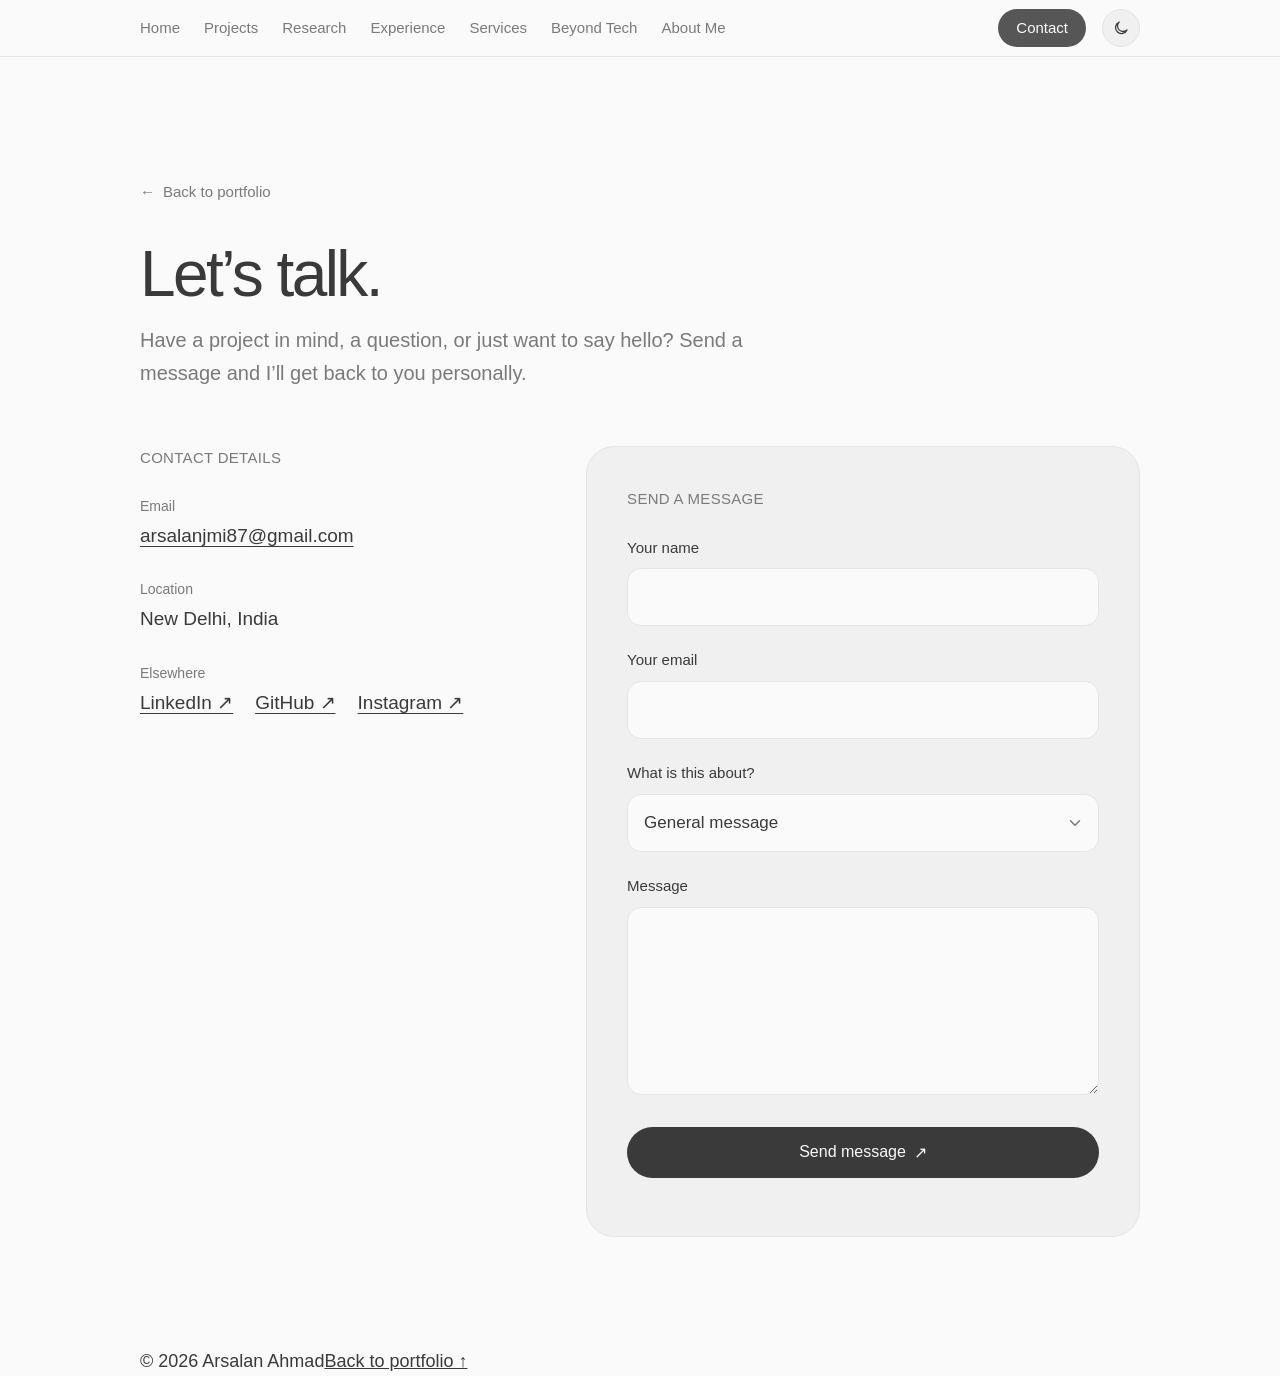
<file: contact/index.html>
<!DOCTYPE html>
<html lang="en">
<head>
<meta charset="utf-8">
<meta name="viewport" content="width=device-width, initial-scale=1, viewport-fit=cover">
<meta http-equiv="Content-Security-Policy" content="default-src 'self'; script-src 'self' https://us-assets.i.posthog.com; style-src 'self' https://fonts.googleapis.com; font-src https://fonts.gstatic.com; img-src 'self' data:; connect-src https://api.web3forms.com https://us.i.posthog.com https://us-assets.i.posthog.com; object-src 'none'; base-uri 'self'; form-action https://api.web3forms.com">
<meta name="referrer" content="strict-origin-when-cross-origin">

<title>Contact – Arsalan Ahmad</title>
<meta name="description" content="Get in touch with Arsalan Ahmad. Send a message, email directly, or connect on LinkedIn, GitHub and Instagram.">
<meta name="author" content="Arsalan Ahmad">
<link rel="canonical" href="https://your-domain.com/contact/">
<meta name="color-scheme" content="light dark">
<meta name="theme-color" content="#FAFAFA" media="(prefers-color-scheme: light)">
<meta name="theme-color" content="#171614" media="(prefers-color-scheme: dark)">
<meta property="og:type" content="website">
<meta property="og:title" content="Contact – Arsalan Ahmad">
<meta property="og:description" content="Send a message or connect directly.">
<meta property="og:url" content="https://your-domain.com/contact/">
<meta property="og:image" content="https://your-domain.com/images/og-image.png">
<meta name="twitter:card" content="summary_large_image">

<link rel="icon" href="/favicon.ico" sizes="48x48">
<link rel="icon" href="/images/icons/icon.svg" type="image/svg+xml">
<link rel="apple-touch-icon" href="/images/icons/apple-touch-icon.png">

<link rel="preconnect" href="https://fonts.googleapis.com">
<link rel="preconnect" href="https://fonts.gstatic.com" crossorigin>
<link href="https://fonts.googleapis.com/css2?family=Geist:wght@400;500;600&amp;display=swap" rel="stylesheet">

<link rel="stylesheet" href="/css/base.css">
<link rel="stylesheet" href="/css/navigation.css">
<link rel="stylesheet" href="/css/hero.css">
<link rel="stylesheet" href="/css/animations.css">
<link rel="stylesheet" href="/css/theme.css">
<link rel="stylesheet" href="/css/utilities.css">
<link rel="stylesheet" href="/css/contact.css">
<link rel="stylesheet" href="/css/mobile.css">

<script src="/js/theme-init.js"></script>
<script src="/js/analytics.js" defer></script>
</head>
<body class="contact-page">
<a class="skip-link" href="#main">Skip to main content</a>

<header class="nav">
  <div class="wrap navrow"><a class="brand" href="/#home">Arsalan Ahmad</a><nav class="navlinks" id="navlinks" aria-label="Primary">
    <a href="/#home">Home</a>
    <a href="/#projects">Projects</a>
    <a href="/#research">Research</a>
    <a href="/#experience">Experience</a>
    <a href="/#services">Services</a>
    <a href="/#beyond">Beyond Tech</a>
    <a href="/#about">About Me</a>
    <a class="nav-cta" href="/contact/" aria-current="page">Contact</a>
  </nav><button type="button" class="menu-btn" aria-label="Open menu" aria-expanded="false" aria-controls="navlinks"><svg class="i-open" viewBox="0 0 24 24" aria-hidden="true"><path d="M4 8h16M4 16h16"/></svg><svg class="i-close" viewBox="0 0 24 24" aria-hidden="true"><path d="M6 6l12 12M18 6L6 18"/></svg></button><button type="button" class="tt" aria-label="Switch to dark mode" aria-pressed="false" title="Toggle dark / light mode"><svg class="i-moon" viewBox="0 0 24 24" aria-hidden="true"><path d="M20 14.5A8 8 0 1 1 9.5 4a6.5 6.5 0 0 0 10.5 10.5z"/></svg><svg class="i-sun" viewBox="0 0 24 24" aria-hidden="true"><circle cx="12" cy="12" r="4"/><path d="M12 2v2M12 20v2M4.9 4.9l1.4 1.4M17.7 17.7l1.4 1.4M2 12h2M20 12h2M4.9 19.1l1.4-1.4M17.7 6.3l1.4-1.4"/></svg></button></div>
</header>

<main id="main" tabindex="-1">
  <div class="wrap">
    <a class="back" href="/"><span aria-hidden="true">←</span> Back to portfolio</a>
    <h1 class="c-title">Let’s talk.</h1>
    <p class="c-lede">Have a project in mind, a question, or just want to say hello? Send a message and I’ll get back to you personally.</p>

    <div class="c-grid">
      <section class="c-info" aria-labelledby="c-info-h">
        <h2 id="c-info-h">Contact details</h2>
        <dl>
          <div>
            <dt>Email</dt>
            <dd>
              <a href="mailto:arsalanjmi87@gmail.com">arsalanjmi87@gmail.com</a>
            </dd>
          </div>
          <div>
            <dt>Location</dt>
            <dd>New Delhi, India</dd>
          </div>
          <div>
            <dt>Elsewhere</dt>
            <dd class="c-social">
              <a href="https://in.linkedin.com/in/whoarsalan" target="_blank" rel="noopener noreferrer">LinkedIn ↗</a>
              <a href="https://github.com/techarsalan" target="_blank" rel="noopener noreferrer">GitHub ↗</a>
              <a href="https://www.instagram.com/runwitharsalan/" target="_blank" rel="noopener noreferrer">Instagram ↗</a>
            </dd>
          </div>
        </dl>
      </section>

      <section class="c-card" aria-labelledby="c-form-h">
        <h2 id="c-form-h">Send a message</h2>
        <form id="contact-form" action="https://api.web3forms.com/submit" method="POST" novalidate>
          <input type="hidden" name="access_key" value="4c40121d-7158-4557-9e99-acdf0365ad43">
          <input type="hidden" name="subject" value="New message from your portfolio website">
          <input type="hidden" name="from_name" value="Portfolio Website">
          <input type="checkbox" name="botcheck" class="c-hp" tabindex="-1" autocomplete="off" aria-hidden="true">

          <div class="c-field">
            <label for="c-name">Your name</label>
            <input id="c-name" name="name" type="text" autocomplete="name" required maxlength="100">
            <span class="c-err" data-for="c-name"></span>
          </div>
          <div class="c-field">
            <label for="c-email">Your email</label>
            <input id="c-email" name="email" type="email" autocomplete="email" inputmode="email" required maxlength="150">
            <span class="c-err" data-for="c-email"></span>
          </div>
          <div class="c-field">
            <label for="c-service">What is this about?</label>
            <select id="c-service" name="service">
              <option value="General message">General message</option>
              <optgroup label="Services">
                <option value="Website Design &amp; Development" data-key="website-design">Website Design &amp; Development</option>
                <option value="ERP &amp; Business Solutions" data-key="erp-business">ERP &amp; Business Solutions</option>
                <option value="Computer Repair &amp; Troubleshooting" data-key="computer-repair">Computer Repair &amp; Troubleshooting</option>
                <option value="Technical Documentation &amp; Training" data-key="documentation">Technical Documentation &amp; Training</option>
                <option value="UI/UX &amp; Graphic Design" data-key="design">UI/UX &amp; Graphic Design</option>
                <option value="Photography" data-key="photography">Photography</option>
              </optgroup>
              <optgroup label="Beyond services">
                <option value="Run Together" data-key="run-together">Run Together</option>
                <option value="1:1 Personal Conversation" data-key="conversations">1:1 Personal Conversation</option>
              </optgroup>
              <option value="Internship or collaboration" data-key="collaboration">Internship or collaboration</option>
            </select>
          </div>
          <div class="c-field">
            <label for="c-message">Message</label>
            <textarea id="c-message" name="message" rows="6" required minlength="10" maxlength="3000"></textarea>
            <span class="c-err" data-for="c-message"></span>
          </div>

          <button type="submit" class="btn c-submit">Send message <span class="a" aria-hidden="true">↗</span></button>
          <p class="c-status" id="c-status" role="status" aria-live="polite"></p>
        </form>
        <noscript><p class="c-status">JavaScript is off, so the form will open a confirmation page after sending. You can also email <a href="mailto:arsalanjmi87@gmail.com">arsalanjmi87@gmail.com</a> directly.</p></noscript>
      </section>
    </div>
  </div>
</main>

<footer><div class="wrap"><span>© 2026 Arsalan Ahmad</span><a href="/">Back to portfolio ↑</a></div></footer>

<script src="/js/theme.js" defer></script>
<script src="/js/menu.js" defer></script>
<script src="/js/contact-form.js" defer></script>
</body>
</html>
</file>
<file: css/base.css>
:root{
  --bg:#FAFAFA; --ink:#3A3A3A; --mute:#7A7A7A; --line:#E5E5E5; --pill:#F0F0F0; --ok:#2E9E5B;
  --sans:"Geist",-apple-system,"Segoe UI",Helvetica,Arial,sans-serif;
  box-sizing:border-box; padding-top:env(safe-area-inset-top,0px); padding-bottom:env(safe-area-inset-bottom,0px);
}
@media (prefers-color-scheme:dark){
  :root:not([data-theme="light"]){--bg:#171614;--ink:#F1EEE6;--mute:#A29D92;--line:#33312C;--pill:#24221F;--ok:#4CC27F}
}
:root[data-theme="dark"]{--bg:#171614;--ink:#F1EEE6;--mute:#A29D92;--line:#33312C;--pill:#24221F;--ok:#4CC27F}
*,*::before,*::after{box-sizing:inherit}
html{scroll-behavior:smooth;scroll-padding-top:calc(env(safe-area-inset-top,0px) + 64px);-webkit-text-size-adjust:100%}
body{margin:0;background:var(--bg);color:var(--ink);font-family:var(--sans);font-size:18px;line-height:1.65;-webkit-font-smoothing:antialiased}
body::before{content:"";position:fixed;inset:0 0 auto;height:env(safe-area-inset-top,0px);background:var(--bg);z-index:10}
a{color:inherit}
:focus-visible{outline:2px solid var(--ink);outline-offset:3px;border-radius:4px}
.wrap{max-width:1048px;margin:0 auto;padding:0 24px}
</file>
<file: css/navigation.css>
/* navigation */
header.nav{position:sticky;top:env(safe-area-inset-top,0px);z-index:9;background:var(--bg);border-bottom:1px solid var(--line)}
.nav .navrow{display:flex;align-items:center;gap:16px;height:56px}
.navlinks{flex:1;min-width:0;height:100%;display:flex;align-items:center;gap:28px;overflow-x:auto;scrollbar-width:none}
.navlinks::-webkit-scrollbar{display:none}
.nav a{font-size:15px;color:var(--mute);text-decoration:none;white-space:nowrap;transition:color .2s}
.nav a:hover,.nav a[aria-current="true"]{color:var(--ink)}
.nav a[aria-current="true"]{text-decoration:underline;text-underline-offset:8px;text-decoration-thickness:1px}

/* Contact pill, brand and mobile menu */
.brand,.menu-btn{display:none}
.nav a.nav-cta{color:var(--bg);background:var(--ink);padding:7px 18px;border-radius:999px;font-weight:500;margin-left:auto;text-decoration:none}
.nav a.nav-cta:hover,.nav a.nav-cta[aria-current]{color:var(--bg);opacity:.85;text-decoration:none}
.navlinks{gap:24px}
.menu-btn{flex:none;width:40px;height:40px;border:1px solid var(--line);border-radius:50%;background:var(--pill);color:var(--ink);place-items:center;cursor:pointer;padding:0}
.menu-btn svg{width:20px;height:20px;fill:none;stroke:currentColor;stroke-width:1.7;stroke-linecap:round}
.menu-btn .i-close{display:none}
.nav.open .menu-btn .i-open{display:none}.nav.open .menu-btn .i-close{display:block}
@media (max-width:820px){
  .nav .navrow{gap:10px}
  .nav a.brand{display:block;margin-right:auto;font-size:16px;font-weight:500;color:var(--ink)}
  .menu-btn{display:grid}
  .navlinks{display:none;position:absolute;left:0;right:0;top:100%;height:auto;flex:none;flex-direction:column;align-items:stretch;gap:0;overflow:visible;background:var(--bg);border-bottom:1px solid var(--line);padding:6px 24px 20px;box-shadow:0 24px 40px -28px rgba(0,0,0,.35)}
  .nav.open .navlinks{display:flex}
  .navlinks a{padding:15px 0;font-size:17px;border-top:1px solid var(--line);color:var(--ink)}
  .navlinks a:first-child{border-top:0}
  .nav a[aria-current="true"]{text-decoration:none;font-weight:500}
  .nav a.nav-cta{margin:14px 0 0;padding:14px 20px;text-align:center;border-top:0;font-size:17px}
}
</file>
<file: css/hero.css>
/* hero */
.hero{padding:80px 0 72px}
.hero .wrap{max-width:704px}
.who{display:flex;align-items:center;gap:20px}
.avatar{flex:none;width:80px;height:80px;border-radius:50%;background:var(--pill);border:1px solid var(--line);display:grid;place-items:center;overflow:hidden;font-weight:500;font-size:24px;color:var(--mute)}
.avatar img{width:100%;height:100%;object-fit:cover;filter:grayscale(1)}
.who h1{margin:0;font-size:32px;line-height:1.15;font-weight:500;letter-spacing:-.02em}
.who p{margin:4px 0 0;font-size:16px;color:var(--mute)}
.headline{margin:48px 0 28px;font-size:clamp(25px,5.2vw,34px);line-height:1.22;letter-spacing:-.03em;font-weight:500;text-wrap:pretty}
.doodle{display:inline-block;width:1.35em;height:1.35em;vertical-align:-.3em;margin-left:.1em;margin-block:-.4em;overflow:visible}
.doodle path{fill:none;stroke:var(--ink);stroke-width:2;stroke-linecap:round;stroke-dasharray:420;stroke-dashoffset:420;animation:draw 1.6s .5s cubic-bezier(.5,0,.2,1) forwards}
@keyframes draw{to{stroke-dashoffset:0}}
.lede{margin:0 0 18px;max-width:34em;color:var(--ink)}
.hero .lede{max-width:none;font-size:18px;line-height:1.6}
.hero .lede.soft{color:var(--ink)}
.lede.soft{color:var(--mute)}
.actions{display:flex;flex-wrap:wrap;align-items:center;gap:32px;margin-top:40px}
.hero .btn{font-size:17px;line-height:1.2;padding:13px 28px}
.hero .link{font-size:17px}
.btn{display:inline-flex;align-items:center;gap:8px;background:var(--ink);color:var(--bg);text-decoration:none;font-size:16px;font-weight:500;padding:16px 28px;border-radius:999px;transition:transform .2s}
.btn:hover{transform:translateY(-2px)}
.btn .a{transition:transform .2s}
.btn:hover .a{transform:translateY(2px)}
.link{font-size:16px;font-weight:500;text-decoration:none;border-bottom:1px solid var(--ink);padding-bottom:2px}
.link .a{display:inline-block;transition:transform .2s}
.link:hover .a{transform:translate(2px,-2px)}

/* affiliations */
.aff{display:grid;grid-template-columns:1fr 1.4fr;gap:32px;margin-top:64px;font-size:16px}
.aff h2{margin:0 0 8px;font-size:15px;font-weight:400;color:var(--mute)}
.aff p{margin:0;line-height:1.6}
.aff .prev span{display:inline-block;margin-right:18px}
.foot{display:flex;flex-wrap:wrap;justify-content:space-between;align-items:center;gap:20px;margin-top:40px;padding-top:28px;border-top:1px solid var(--line)}
.social{display:flex;gap:22px;list-style:none;margin:0;padding:0}
.social a{display:block;color:var(--mute);transition:color .2s,transform .2s}
.social a:hover{color:var(--ink);transform:translateY(-2px)}
.social svg{width:22px;height:22px;fill:none;stroke:currentColor;stroke-width:1.6;stroke-linecap:round;stroke-linejoin:round}
.social .bmc{display:inline-flex;align-items:center;gap:8px;font-size:15px;line-height:1}
.social .bmc svg{flex:none}
.alink{color:inherit;text-decoration:none;display:inline-block;transition:opacity .2s}
.alink:hover{opacity:.7}
p .alink:hover{text-decoration:underline;text-underline-offset:3px;opacity:1}
.avail{display:inline-flex;align-items:center;gap:10px;background:var(--pill);border-radius:999px;padding:8px 16px;font-size:14px;color:var(--mute)}
.avail i{width:8px;height:8px;border-radius:50%;background:var(--ok);animation:pulse 2.4s infinite}
@keyframes pulse{50%{opacity:.35}}



/* instagram inline link */
.ig{display:inline-flex;align-items:center;gap:6px;text-decoration:none;font-weight:500;border-bottom:1px solid var(--ink);padding-bottom:1px;line-height:1.3;white-space:nowrap}
.ig-ico{position:relative;display:inline-block;width:1em;height:1em;flex:none}
.ig-ico svg{position:absolute;inset:0;width:100%;height:100%;fill:none;stroke:currentColor;stroke-width:1.9;stroke-linecap:round;stroke-linejoin:round;transition:opacity .25s ease,transform .3s cubic-bezier(.2,.8,.2,1)}
.ig-ico .i-arrow{opacity:0;transform:translate(-4px,4px) scale(.8)}
.ig:hover .i-logo,.ig:focus-visible .i-logo{opacity:0;transform:translate(4px,-4px) scale(.8)}
.ig:hover .i-arrow,.ig:focus-visible .i-arrow{opacity:1;transform:none}
</file>
<file: css/sections.css>
/* sections */
section.s{padding:72px 0;border-top:1px solid var(--line)}
section.s h2{margin:0 0 12px;font-size:clamp(28px,4vw,36px);letter-spacing:-.03em;font-weight:500;line-height:1.15}
section.s .intro{margin:0 0 28px;max-width:34em;color:var(--mute)}
.rows{list-style:none;margin:0;padding:0}
.rows li{display:flex;justify-content:space-between;gap:24px;padding:16px 0;border-top:1px solid var(--line);font-size:16px}
.rows li:last-child{border-bottom:1px solid var(--line)}
.rows span:last-child{color:var(--mute);text-align:right}
.sel{margin:40px 0 0;font-size:15px;font-weight:400;color:var(--mute)}
.proj{padding:28px 0;border-top:1px solid var(--line)}
.proj:last-child{border-bottom:1px solid var(--line)}
.proj h4{margin:0;font-size:22px;font-weight:500;letter-spacing:-.02em;line-height:1.3}
.proj .kind{margin:2px 0 12px;font-size:15px;color:var(--mute)}
.proj .desc{margin:0 0 12px;max-width:36em;font-size:17px}
.proj .tech{margin:0 0 16px;font-size:15px;color:var(--mute)}
.proj .link{font-size:15px;word-break:break-all}
.work-head{display:flex;justify-content:space-between;align-items:baseline;gap:20px;padding-bottom:28px;border-bottom:1px solid var(--line)}
section.s .work-head h2{margin:0;font-size:clamp(34px,5.4vw,52px);letter-spacing:-.04em}
.dlogo{display:inline-flex;align-items:center;justify-content:center;width:44px;height:44px;margin:0 auto;border:1px solid var(--line);border-radius:50%;background:var(--pill);color:var(--ink);cursor:pointer;transition:background .15s,color .15s,transform .15s}
.dlogo:hover{background:var(--ink);color:var(--bg)}
.dlogo[aria-expanded="true"]{background:var(--ink);color:var(--bg)}
.dlogo:focus-visible{outline:2px solid var(--ink);outline-offset:3px}
.entries{display:grid;grid-template-columns:repeat(3,1fr);gap:16px;margin-top:32px;padding:28px 0;border-top:1px solid var(--line);border-bottom:1px solid var(--line)}
.entry{display:flex;flex-direction:column;align-items:center;text-align:center;min-width:0}
.entry h3{margin:12px 0 0;font-size:clamp(17px,2.4vw,24px);letter-spacing:-.03em;font-weight:500}
.entry-body{width:100%;margin-top:32px;text-align:left}
.entry-body .rows{margin:0}
.entry-body[hidden]{display:none!important}
.pgrid{display:grid;grid-template-columns:repeat(3,1fr);gap:36px 28px}
.pcard{margin:0;min-width:0}
.pimg{aspect-ratio:4/3;overflow:hidden;border-radius:4px;background:var(--pill)}
.pimg img{width:100%;height:100%;object-fit:cover;display:block;transition:transform .5s ease}
.pcard:hover .pimg img{transform:scale(1.03)}
.pcard figcaption{margin-top:14px;font-size:17px;color:var(--ink)}
@media (max-width:900px){.pgrid{grid-template-columns:repeat(2,1fr);gap:28px 16px}}
@media (max-width:520px){.pgrid{grid-template-columns:1fr}}
@media (prefers-reduced-motion:reduce){.pimg img{transition:none}.pcard:hover .pimg img{transform:none}}
.pimg{cursor:zoom-in}
.pimg:focus-visible{outline:2px solid var(--ink);outline-offset:3px}
.lb{position:fixed;inset:0;z-index:9999;display:flex;align-items:center;justify-content:center;padding:56px 16px;background:rgba(18,17,15,.94)}
.lb[hidden]{display:none!important}
.lb img{max-width:100%;max-height:100%;object-fit:contain;border-radius:2px;display:block}
.lb button{position:absolute;width:44px;height:44px;border:1px solid rgba(255,255,255,.25);border-radius:50%;background:rgba(255,255,255,.08);color:#fff;font-size:22px;line-height:1;cursor:pointer;display:flex;align-items:center;justify-content:center}
.lb button:hover{background:rgba(255,255,255,.2)}
.lb button:focus-visible{outline:2px solid #fff;outline-offset:2px}
.lb .lb-close{top:max(12px,env(safe-area-inset-top,0px));right:max(12px,env(safe-area-inset-right,0px))}
.lb .lb-prev{left:max(12px,env(safe-area-inset-left,0px));top:50%;transform:translateY(-50%)}
.lb .lb-next{right:max(12px,env(safe-area-inset-right,0px));top:50%;transform:translateY(-50%)}
.lb .lb-cap{position:absolute;bottom:14px;left:0;right:0;text-align:center;color:#e8e5de;font-size:15px}
.run-lead{margin:0 0 36px;text-align:center;color:var(--mute);font-size:19px}
.track{position:relative;height:84px;margin:0 28px 44px}
.track-line{position:absolute;left:0;right:0;top:44px;height:3px;background:repeating-linear-gradient(90deg,#BDB7AA 0 6px,transparent 6px 12px);overflow:hidden}
.track-fill{height:100%;width:50%;background:#C4312B;transform:scaleX(0);transform-origin:left;transition:transform 1.8s cubic-bezier(.45,.05,.25,1)}
.mk{position:absolute;top:0;transform:translateX(-50%);display:flex;flex-direction:column;align-items:center;gap:8px}
.mk b{font-weight:600;font-size:16px;letter-spacing:-.01em}
.mk i{order:2;width:13px;height:13px;border-radius:50%;background:var(--bg);border:2px solid var(--ink);margin-top:4px;transition:background .3s,border-color .3s}
.mk.next b{color:var(--mute)}
.mk.next i{border-style:dashed;border-color:var(--mute)}
.mk.hit i{background:#C4312B;border-color:#C4312B}
.runner{position:absolute;left:0;top:18px;transform:translateX(-50%);color:#C4312B;background:var(--bg);border-radius:50%;width:26px;height:26px;display:flex;align-items:center;justify-content:center;opacity:0;transition:left 1.8s cubic-bezier(.45,.05,.25,1),opacity .3s}
.track.go .runner{opacity:1}
.rgrid{gap:36px 28px}
.pimg.poster{aspect-ratio:4/5;background:#141312}
.rcard figcaption{display:flex;flex-direction:column;gap:6px}
.rt{font-weight:600;font-size:20px;letter-spacing:-.02em}
.rt em{font-style:normal;font-weight:400;font-size:16px;color:var(--mute);margin-left:6px}
.rs{display:flex;gap:22px;font-size:15px;color:var(--mute);font-variant-numeric:tabular-nums}
.rs b{color:var(--ink);font-weight:600;font-size:17px;margin-right:4px}
.run-total{margin:48px 0 0;text-align:center;font-size:clamp(20px,3vw,26px);letter-spacing:-.02em;font-weight:500}
.run-total span{font-weight:700;font-variant-numeric:tabular-nums;color:#C4312B}
.run-total em{font-style:normal;display:inline-block;margin-left:8px;padding:3px 12px;border:1.5px dashed var(--mute);border-radius:99px;font-size:.62em;letter-spacing:.06em;text-transform:uppercase;color:var(--mute);vertical-align:middle}
@media (max-width:900px){.rgrid{grid-template-columns:repeat(3,1fr);gap:24px 16px}}
@media (max-width:760px){.rgrid{grid-template-columns:1fr;max-width:420px;margin:0 auto}.track{margin-inline:18px}}
@media (prefers-reduced-motion:reduce){.track-fill,.runner{transition:none}}
.entry .empty{color:var(--mute);text-align:center;margin:0}
.work-head .link{white-space:nowrap}
.grid{display:grid;grid-template-columns:1fr 1fr;gap:56px 28px;margin-top:40px}
.card{position:relative}
.thumb{--a:#F6D7C3;--b:#CFE8DA;aspect-ratio:16/11;border-radius:22px;border:1px solid var(--line);background:linear-gradient(135deg,var(--a),var(--b));display:grid;place-items:center;overflow:hidden;transition:transform .3s}
.thumb.alt{--a:#C9DAEE;--b:#E3D3F0}
.card:hover .thumb{transform:translateY(-4px)}
.win{width:76%;border-radius:10px;background:var(--bg);box-shadow:0 18px 40px -18px rgba(0,0,0,.35);overflow:hidden}
.win .bar{display:flex;align-items:center;gap:6px;padding:9px 12px;border-bottom:1px solid var(--line)}
.win .bar i{width:7px;height:7px;border-radius:50%;background:var(--line)}
.win .bar b{margin-left:8px;flex:1;font-weight:400;font-size:11px;color:var(--mute);background:var(--pill);border-radius:99px;padding:2px 10px}
.win .body{padding:16px 14px 20px;display:grid;gap:8px}
.win .body s{display:block;height:7px;border-radius:4px;background:var(--pill);text-decoration:none}
.win .body s:first-child{height:14px;width:55%;background:var(--line)}
.win .body s:nth-child(3){width:80%}
.win .body s:nth-child(4){width:65%}
.cap{margin:22px 0 4px;font-size:15px;color:var(--mute)}
.card h3{margin:0 0 10px;font-size:26px;font-weight:500;letter-spacing:-.025em;line-height:1.2}
.card h3 a{text-decoration:none}
.card h3 a::after{content:"";position:absolute;inset:0}
.card h3 .a{display:inline-block;transition:transform .2s}
.card:hover h3 .a{transform:translateX(4px)}
.card p{margin:0 0 10px;color:var(--mute);font-size:16px;max-width:30em}
.card .tech{font-size:14px}
@media (prefers-color-scheme:dark){
  :root:not([data-theme="light"]) .thumb{--a:#3A2E2A;--b:#27382F}
  :root:not([data-theme="light"]) .thumb.alt{--a:#26303F;--b:#352C42}
}
@media (max-width:640px){.grid{grid-template-columns:1fr;gap:48px}}
.thumb img{width:82%;height:auto;display:block;border-radius:10px;box-shadow:0 18px 40px -18px rgba(0,0,0,.45)}
.logo{flex:none;display:block;width:46px;height:46px;border-radius:50%;border:1px solid var(--line);background:#fff url("../images/logos/jamia-hamdard.webp") center/78% no-repeat}
.org{display:flex;align-items:center;gap:14px}
.proj-head{display:flex;align-items:flex-start;gap:16px}
.proj-head .kind{margin-bottom:12px}
.logo.arrius{background-image:url("../images/logos/arrius.webp")}
.logo.iiis{background-image:url("../images/logos/iiisc.webp")}
.logo.jmi{background-image:url("../images/logos/jmi.webp")}
.logo.sm{width:32px;height:32px}
.logo.arrius{background-size:80%}
.prevlist{list-style:none;margin:0;padding:0;display:flex;flex-wrap:wrap;gap:14px}
.logo.md{width:48px;height:48px}
.prevlist li{display:flex;align-items:center;gap:12px;line-height:1.3}
.how{--tint:#E9E3DC;--accent:#86604F}
@media (prefers-color-scheme:dark){:root:not([data-theme="light"]) .how{--tint:#2E2A27;--accent:#D0A894}}
section.s .how-head h2{margin:0 0 12px;font-size:clamp(34px,5.4vw,52px);letter-spacing:-.04em}
.how-head{padding-bottom:28px;border-bottom:1px solid var(--line)}
.how-head .intro{margin:0}
.steps{display:grid;grid-template-columns:repeat(3,1fr);margin-top:40px}
.step{display:flex;flex-direction:column;padding:0 28px;border-left:1px solid var(--line)}
.step:first-child{padding-left:0;border-left:0}
.step:last-child{padding-right:0}
.step svg{width:92px;height:92px;margin-bottom:22px;fill:none;stroke:var(--ink);stroke-width:2;stroke-linecap:round;stroke-linejoin:round;overflow:visible}
.step svg .t{fill:var(--tint);stroke:none}
.step svg .b{fill:var(--bg)}
.step h3{margin:0 0 14px;font-size:22px;font-weight:500;letter-spacing:-.02em;line-height:1.25}
.step h3 .n{color:var(--mute);margin-right:.3em}
.step p{margin:0;font-size:16px}
.step .tags{margin-top:auto;padding-top:28px;font-size:14px;color:var(--accent)}
@media (min-width:641px){.step h3{min-height:2.5em}}
@media (max-width:640px){.steps{grid-template-columns:1fr}.step,.step:first-child,.step:last-child{padding:32px 0;border-left:0;border-top:1px solid var(--line)}.step:first-child{border-top:0;padding-top:0}}
section.s h2{font-weight:600}
.how-head .intro{max-width:46em}
.step{position:relative}
.step .n{position:absolute;top:6px;right:24px;font-size:15px;color:var(--mute)}
.step:last-child .n{right:0}
.step h3{font-size:21px}
@media (min-width:641px){.step h3{min-height:0}}
@supports (grid-template-rows:subgrid){
  @media (min-width:641px){
    .steps{grid-template-rows:auto auto 1fr auto}
    .step{display:grid;grid-row:span 4;grid-template-rows:subgrid}
    .step .tags{margin-top:0}
  }
}
footer{padding:40px 0 64px;border-top:1px solid var(--line);color:var(--mute);font-size:15px}
footer .wrap{display:flex;flex-wrap:wrap;justify-content:space-between;gap:12px}

@media (max-width:640px){
  body{font-size:17px}
  .hero{padding:48px 0 40px}
  .headline{margin-top:48px}
  .aff{grid-template-columns:1fr;gap:28px}
  .rows li{flex-direction:column;gap:2px}.rows span:last-child{text-align:left}
}
@media (prefers-reduced-motion:reduce){
  html{scroll-behavior:auto}
  *{animation:none!important;transition:none!important}
  .doodle path{stroke-dashoffset:0}
}
.dgrid{display:grid;grid-template-columns:repeat(auto-fill,minmax(210px,1fr));gap:40px 28px;margin-top:40px}
.dcard{display:block;text-decoration:none;position:relative}
.frame{aspect-ratio:4/5;border:3px solid #1C1B19;background:#FAF9F6;padding:13%;box-shadow:0 14px 28px -16px rgba(0,0,0,.5);transition:transform .3s}
.dcard:hover .frame{transform:translateY(-4px)}
.cover{height:100%;background:#E6E3DB;border:1px solid #D2CEC3;border-left:8px solid #1C1B19;display:flex;flex-direction:column;align-items:center;justify-content:center;gap:8px;text-align:center;color:#1C1B19;padding:12px}
.cover b{font-size:clamp(22px,3vw,30px);font-weight:500;letter-spacing:-.03em;line-height:1.1}
.cover small{font-size:12px;letter-spacing:.14em;text-transform:uppercase;color:#68645D}
.dcap{margin:18px 0 0;font-size:17px;font-weight:500;letter-spacing:-.01em}
.dcap .a{display:inline-block;transition:transform .2s}
.dcard:hover .dcap .a{transform:translate(2px,-2px)}
.dsub{margin:2px 0 0;font-size:15px;color:var(--mute)}
.exp{padding:36px 0;border-top:1px solid var(--line)}
.exp:last-child{border-bottom:1px solid var(--line)}
.exp-head{display:flex;align-items:center;gap:16px}
.exp .logo{width:48px;height:48px;border-radius:14px;background-size:68%}
.exp h3{margin:0;font-size:18px;font-weight:500;letter-spacing:-.02em;line-height:1.3}
.exp .co{margin-left:8px;font-size:18px;font-weight:400;color:var(--mute);border-bottom:1px solid var(--line);white-space:normal}
.exp .date{display:inline-block;margin-top:6px;background:var(--pill);border-radius:6px;padding:1px 10px;font-size:13px;color:var(--mute)}
.etags{display:flex;flex-wrap:wrap;gap:6px 26px;margin:22px 0 18px;font-size:14px;font-weight:600;color:#9A6B54}
.ebul{list-style:none;margin:0;padding:0;max-width:42em}
.ebul li{position:relative;padding-left:36px;margin:0 0 12px;font-size:16px;line-height:1.5}
.ebul li::before{content:"";position:absolute;left:2px;top:8px;width:8px;height:8px;border-radius:50%;background:#9A6B54;box-shadow:0 0 0 4px var(--pill)}
@media (prefers-color-scheme:dark){:root:not([data-theme="light"]) .etags{color:#C99B83}:root:not([data-theme="light"]) .ebul li::before{background:#C99B83}}
@media (max-width:640px){.exp .co{display:block;margin:2px 0 0;font-size:16px}.exp h3{font-size:18px}.exp .logo{width:44px;height:44px}.exp-head{align-items:flex-start;gap:14px}.ebul li{padding-left:30px;font-size:16px}}

/* shared overrides */
.thumb,.cs-frame{background:var(--pill)!important}
#research h2{margin-bottom:28px}
.link{background:none;border-top:0;border-left:0;border-right:0;color:inherit;font-family:inherit;cursor:pointer}
</file>
<file: css/case-study.css>
html.case body>:not(.case-page):not(script){display:none}
.case-page{--acc:#9A6B54}
html:not(.case-all) #case-all,html:not(.case-arrius) #case-arrius,html:not(.case-iiisc) #case-iiisc,html:not(.case-rcc) #case-rcc{display:none}
.cs-frame.alt{--a:#C9DAEE;--b:#E3D3F0}
.cs-cards .cs-card:last-child:nth-child(odd){grid-column:1/-1}
.cs-bar{position:sticky;top:env(safe-area-inset-top,0px);z-index:9;background:var(--bg);border-bottom:1px solid var(--line)}
.cs-bar .wrap{display:flex;align-items:center;justify-content:space-between;height:56px}
.cs-bar a{font-size:15px;color:var(--mute);text-decoration:none;transition:color .2s}
.cs-bar a:hover{color:var(--ink)}
.cs-bar .back .a{display:inline-block;transition:transform .2s}
.cs-bar .back:hover .a{transform:translateX(-3px)}
.cs-hero{padding:72px 0 8px}
.cs-eyebrow{display:flex;align-items:center;gap:14px;font-size:15px;color:var(--mute)}
.cs-eyebrow .logo{width:44px;height:44px;border-radius:12px}
.cs-eyebrow b{display:block;color:var(--ink);font-weight:500;font-size:17px;line-height:1.2}
.cs-h1{margin:36px 0 24px;font-size:clamp(36px,6vw,64px);line-height:1.05;letter-spacing:-.04em;font-weight:500;max-width:13em;text-wrap:balance}
.cs-lede{margin:0;max-width:36em;font-size:clamp(18px,2vw,20px);line-height:1.65;color:var(--mute)}
.cs-actions{display:flex;flex-wrap:wrap;align-items:center;gap:24px;margin-top:36px}
.cs-frame{--a:#F6D7C3;--b:#CFE8DA;margin:48px 0 0;border-radius:28px;border:1px solid var(--line);background:linear-gradient(135deg,var(--a),var(--b));padding:clamp(18px,5vw,64px);display:grid;place-items:center}
.cs-frame img{width:100%;max-width:880px;height:auto;display:block;border-radius:12px;box-shadow:0 30px 60px -28px rgba(0,0,0,.45)}
.cs-meta{display:grid;grid-template-columns:repeat(3,1fr);gap:28px 32px;margin:48px 0 0;padding:32px 0;border-top:1px solid var(--line)}
.cs-meta dt{margin:0 0 6px;font-size:14px;color:var(--mute)}
.cs-meta dd{margin:0;font-size:17px;line-height:1.45}
.cs-meta .full{grid-column:1/-1}
.cs-chips{display:flex;flex-wrap:wrap;gap:8px}
.cs-chips span{background:var(--pill);border-radius:999px;padding:5px 14px;font-size:14px;color:var(--ink)}
.cs-sec{display:grid;grid-template-columns:240px 1fr;gap:40px;padding:56px 0;border-top:1px solid var(--line)}
.cs-sec>h2{margin:0;font-size:22px;font-weight:500;letter-spacing:-.02em;line-height:1.25}
.cs-sec>h2 .n{display:block;margin-bottom:6px;font-size:15px;font-weight:600;color:var(--acc);letter-spacing:.02em}
.cs-sec p{margin:0;max-width:38em;font-size:18px;line-height:1.7}
.cs-sec p.lead{margin-bottom:24px}
.cs-cards{display:grid;grid-template-columns:1fr 1fr;gap:16px}
.cs-card{border:1px solid var(--line);border-radius:18px;padding:22px 24px;background:var(--bg);transition:transform .25s,border-color .25s}
.cs-card:hover{transform:translateY(-3px);border-color:var(--mute)}
.cs-card h3{margin:0 0 6px;font-size:17px;font-weight:500;letter-spacing:-.01em}
.cs-card p{font-size:15.5px;line-height:1.55;color:var(--mute)}
.cs-list{list-style:none;margin:0;padding:0;display:grid;grid-template-columns:1fr 1fr;gap:14px 32px}
.cs-list li{position:relative;padding-left:34px;font-size:17px;line-height:1.5}
.cs-list li::before{content:"";position:absolute;left:2px;top:8px;width:8px;height:8px;border-radius:50%;background:var(--acc);box-shadow:0 0 0 4px var(--pill)}
.cs-out{background:var(--pill);border-radius:24px;padding:clamp(24px,4vw,40px);font-size:clamp(20px,2.6vw,26px);line-height:1.4;letter-spacing:-.02em;max-width:none}
.cs-sec p.cs-out{max-width:none}
.cs-fig{margin:8px 0 0}
.cs-fig img{width:100%;height:auto;display:block;border-radius:16px;border:1px solid var(--line);box-shadow:0 24px 50px -30px rgba(0,0,0,.4);background:#fff}
.cs-fig figcaption{margin-top:14px;font-size:14.5px;line-height:1.55;color:var(--mute);max-width:46em}
.cs-fig figcaption b{color:var(--ink);font-weight:500}
.cs-sec>.cs-wide{grid-column:1/-1}
.cs-sec ul+p{margin-top:24px}
.cs-card .link{font-size:15px}
.cs-cta{display:flex;justify-content:space-between;align-items:center;gap:24px;flex-wrap:wrap;padding:56px 0;border-top:1px solid var(--line)}
.cs-cta p{margin:0;font-size:clamp(22px,3vw,30px);letter-spacing:-.025em;font-weight:500;line-height:1.2}
.cs-cta small{display:block;margin-top:6px;font-size:15px;font-weight:400;letter-spacing:0;color:var(--mute)}
.cs-foot{border-top:1px solid var(--line);padding:28px 0 40px;font-size:15px;color:var(--mute)}
.cs-foot .wrap{display:flex;justify-content:space-between;gap:16px;flex-wrap:wrap}
.cs-foot a{color:var(--mute);text-decoration:none}.cs-foot a:hover{color:var(--ink)}
@media (prefers-color-scheme:dark){:root:not([data-theme="light"]) .case-page{--acc:#C99B83}:root:not([data-theme="light"]) .cs-frame.alt{--a:#26303F;--b:#352C42}:root:not([data-theme="light"]) .cs-frame{--a:#3A2E2A;--b:#27382F}}
@media (max-width:720px){.cs-hero{padding-top:48px}.cs-sec{grid-template-columns:1fr;gap:20px;padding:40px 0}.cs-meta{grid-template-columns:1fr 1fr}.cs-cards,.cs-list{grid-template-columns:1fr}.cs-cta{flex-direction:column;align-items:flex-start}}
</file>
<file: css/all-work.css>
/* all-work page */
.aw-hero{padding:72px 0 0}
.aw-hero .cs-h1{margin:0 0 20px}
.aw-grid{margin:48px 0 96px}
html.case .case-page{animation:pgin .5s cubic-bezier(.2,.7,.2,1) both}
@keyframes pgin{from{opacity:0;transform:translateY(14px)}to{opacity:1;transform:none}}
</file>
<file: css/approach.css>
/* how I approach problems: scroll reveal */
.js .how .how-head,.js .how .step{opacity:0;transform:translateY(28px);transition:opacity .9s cubic-bezier(.2,.7,.2,1),transform .9s cubic-bezier(.2,.7,.2,1);transition-delay:var(--d,0s);will-change:opacity,transform}
.js .how.in .how-head,.js .how.in .step{opacity:1;transform:none}
.js .how .step{border-left-color:transparent;transition-property:opacity,transform,border-color}
.js .how.in .step{border-left-color:var(--line)}
.js .how .step:first-child{border-left-color:transparent}
.js .how .step svg .dr{stroke-dasharray:1;stroke-dashoffset:1;transition:stroke-dashoffset 1.5s cubic-bezier(.45,0,.2,1);transition-delay:calc(var(--d,0s) + .25s)}
.js .how.in .step svg .dr{stroke-dashoffset:0}
.js .how .step svg .b{opacity:0;transition:opacity .5s ease 1.1s}
.js .how.in .step svg .b{opacity:1}
.js .how .step svg .t{opacity:0;transform:scale(.9);transform-origin:center;transform-box:fill-box;transition:opacity .8s ease calc(var(--d,0s) + .2s),transform .8s ease calc(var(--d,0s) + .2s)}
.js .how.in .step svg .t{opacity:1;transform:none}
.js .how .step .tags{opacity:0;transition:opacity .8s ease calc(var(--d,0s) + .6s)}
.js .how.in .step .tags{opacity:1}
@media (prefers-reduced-motion:reduce){
  .js .how .how-head,.js .how .step,.js .how .step .tags,.js .how .step svg .t,.js .how .step svg .b{opacity:1!important;transform:none!important}
  .js .how .step svg .dr{stroke-dashoffset:0!important}
  .js .how .step{border-left-color:var(--line)}.js .how .step:first-child{border-left-color:transparent}
}



/* tighten spacing in the approach section */
.how .how-head .intro{margin:0}
.how .how-head{padding-bottom:24px}
.how .steps{margin-top:36px}
@media (max-width:640px){.how .step:last-child{padding-bottom:0}}
</file>
<file: css/animations.css>
/* ===== polish: alignment + motion ===== */
:root{--ease:cubic-bezier(.22,.8,.24,1)}
.how .step{text-align:left}
.how .step .n{top:8px;font-size:14px;letter-spacing:.12em;font-variant-numeric:tabular-nums;color:var(--mute)}
.how .step svg{transition:transform .5s var(--ease)}
.how .step:hover svg{transform:translateY(-5px)}
.how .step h3{margin:0 0 12px;font-size:22px;line-height:1.25;text-wrap:balance}
.how .step p{line-height:1.65;color:var(--ink);text-wrap:pretty;max-width:30em}
.how .step .tags{margin-top:24px;padding-top:16px;border-top:1px solid var(--line);line-height:1.7;font-size:14px;letter-spacing:.01em;text-wrap:balance}
.how .how-head h2{text-wrap:balance}
.how .how-head .intro{text-wrap:pretty}
h1,h2,h3,.headline{text-wrap:balance}
p,.lede{text-wrap:pretty}

@keyframes rise{from{opacity:0;transform:translateY(22px)}to{opacity:1;transform:none}}
@keyframes fadein{from{opacity:0}to{opacity:1}}
header.nav{animation:fadein .8s ease both}
.hero .wrap>*{animation:rise 1s var(--ease) both}
.hero .wrap>*:nth-child(1){animation-delay:.05s}
.hero .wrap>*:nth-child(2){animation-delay:.16s}
.hero .wrap>*:nth-child(3){animation-delay:.26s}
.hero .wrap>*:nth-child(4){animation-delay:.36s}
.hero .wrap>*:nth-child(5){animation-delay:.46s}
.hero .wrap>*:nth-child(6){animation-delay:.56s}
.hero .wrap>*:nth-child(7){animation-delay:.66s}
.hero .wrap>*:nth-child(8){animation-delay:.76s}

.js .rv{opacity:0;transform:translateY(26px);transition:opacity .85s var(--ease),transform .85s var(--ease);transition-delay:var(--rd,0s);will-change:opacity,transform}
.js .rv.in{opacity:1;transform:none;will-change:auto}

header.nav{transition:box-shadow .3s ease,background-color .3s ease}
header.nav.scrolled{box-shadow:0 8px 24px -16px rgba(0,0,0,.28)}
.progress{position:fixed;left:0;right:0;top:env(safe-area-inset-top,0px);height:2px;z-index:11;background:var(--ink);transform:scaleX(0);transform-origin:left;pointer-events:none;opacity:.85}

.thumb{transition:transform .5s var(--ease),box-shadow .5s var(--ease)}
.card:hover .thumb{transform:translateY(-6px);box-shadow:0 24px 44px -26px rgba(0,0,0,.4)}
.btn{transition:transform .3s var(--ease),box-shadow .3s var(--ease)}
.btn:hover{box-shadow:0 12px 26px -14px rgba(0,0,0,.5)}
.logo{transition:transform .35s var(--ease),box-shadow .35s var(--ease)}
.alink:hover .logo,.exp:hover .logo,.proj:hover .logo{transform:scale(1.06);box-shadow:0 8px 18px -10px rgba(0,0,0,.4)}
.rows li{transition:background-color .25s ease,padding .3s var(--ease)}
.rows li:hover{background:var(--pill);padding-left:12px;padding-right:12px}
.entry h3{transition:transform .3s var(--ease)}
.entry:hover h3{transform:translateY(-2px)}
.dlogo{transition:background .25s ease,color .25s ease,transform .3s var(--ease)}
.dlogo:hover{transform:scale(1.08)}
.avatar{transition:transform .5s var(--ease)}
.avatar:hover{transform:scale(1.05) rotate(-2deg)}
.social a{transition:color .25s ease,transform .3s var(--ease)}
.entry-body:not([hidden]){animation:rise .6s var(--ease) both}
.link{transition:opacity .2s ease}
.link:hover{opacity:.7}
@media (prefers-reduced-motion:reduce){
  .js .rv{opacity:1;transform:none;transition:none}
  .hero .wrap>*,header.nav{animation:none}
  .progress{display:none}
}
.exp .link.rep{display:inline-block;margin-top:18px;font-size:15px}
</file>
<file: css/theme.css>
/* theme toggle + full dark overrides */
:root[data-theme="dark"]{color-scheme:dark}:root[data-theme="light"]{color-scheme:light}
:root[data-theme="dark"] .thumb{--a:#3A2E2A;--b:#27382F}:root[data-theme="dark"] .thumb.alt,:root[data-theme="dark"] .cs-frame.alt{--a:#26303F;--b:#352C42}
:root[data-theme="dark"] .cs-frame{--a:#3A2E2A;--b:#27382F}:root[data-theme="dark"] .how{--tint:#2E2A27;--accent:#D0A894}
:root[data-theme="dark"] .etags{color:#C99B83}:root[data-theme="dark"] .ebul li::before{background:#C99B83}:root[data-theme="dark"] .case-page{--acc:#C99B83}
html.theme-anim *,html.theme-anim *::before,html.theme-anim *::after{transition:background-color .4s,color .4s,border-color .4s,fill .4s,stroke .4s!important}
.tt{flex:none;width:38px;height:38px;border:1px solid var(--line);border-radius:50%;background:var(--pill);color:var(--ink);display:grid;place-items:center;cursor:pointer;transition:transform .4s var(--ease)}
.tt:hover{transform:rotate(18deg) scale(1.08)}
.tt svg{width:18px;height:18px;fill:none;stroke:currentColor;stroke-width:1.7;stroke-linecap:round;stroke-linejoin:round}
.tt .i-sun{display:none}:root[data-theme="dark"] .tt .i-sun{display:block}:root[data-theme="dark"] .tt .i-moon{display:none}
.cs-r{display:flex;align-items:center;gap:16px}
</file>
<file: css/services.css>
/* services */
#services{position:relative;overflow:hidden}#services .wrap{position:relative}
.svc-orb{position:absolute;width:440px;height:440px;right:-140px;top:-150px;border-radius:50%;background:radial-gradient(circle,rgba(79,124,172,.22),transparent 65%);animation:drift 14s ease-in-out infinite alternate;pointer-events:none}
@keyframes drift{to{transform:translate(-60px,70px) scale(1.15)}}
#services .intro{max-width:40em}#services .intro b{color:var(--ink);font-weight:500}
.svc-g{--gc:#4F7CAC;margin-top:48px}.svc-g.c{--gc:#9A6B54}.svc-g.b{--gc:#2E9E5B}
:root[data-theme="dark"] .svc-g{--gc:#86AEDB}:root[data-theme="dark"] .svc-g.c{--gc:#D0A894}:root[data-theme="dark"] .svc-g.b{--gc:#4CC27F}
.svc-gh{display:flex;align-items:center;gap:12px;margin-bottom:20px}
.svc-gh b{display:grid;place-items:center;width:34px;height:34px;border-radius:10px;background:color-mix(in srgb,var(--gc) 16%,var(--bg));color:var(--gc);font:600 14px/1 var(--sans)}
.svc-gh h3{margin:0;font-size:20px;font-weight:500;letter-spacing:-.02em}
.svc-gh::after{content:"";flex:1;height:1px;background:linear-gradient(90deg,var(--line),transparent)}
.svc-grid{display:grid;grid-template-columns:1fr 1fr;gap:16px}
.svc{display:flex}
.svc-in{position:relative;flex:1;display:flex;flex-direction:column;gap:10px;padding:26px 26px 22px;border:1px solid var(--line);border-radius:22px;background:var(--bg);overflow:hidden;transition:transform .4s var(--ease),border-color .3s,box-shadow .4s var(--ease)}
.svc-in::before{content:"";position:absolute;left:0;right:0;top:0;height:3px;background:var(--gc);transform:scaleX(0);transform-origin:left;transition:transform .5s var(--ease)}
.svc:hover .svc-in{transform:translateY(-6px);border-color:color-mix(in srgb,var(--gc) 45%,var(--line));box-shadow:0 22px 40px -24px color-mix(in srgb,var(--gc) 70%,transparent)}
.svc:hover .svc-in::before{transform:none}
.svc-top{display:flex;justify-content:space-between;align-items:center}
.svc-ico{width:52px;height:52px;border-radius:16px;display:grid;place-items:center;background:color-mix(in srgb,var(--gc) 14%,var(--bg));color:var(--gc);transition:transform .45s var(--ease),background .3s,color .3s}
.svc:hover .svc-ico{transform:rotate(-6deg) scale(1.1);background:var(--gc);color:var(--bg)}
.svc-ico svg{width:26px;height:26px;fill:none;stroke:currentColor;stroke-width:1.7;stroke-linecap:round;stroke-linejoin:round}
.js .svc-ico svg .d{stroke-dasharray:1;stroke-dashoffset:1;transition:stroke-dashoffset 1.3s var(--ease) .3s}
.js .svc.in .svc-ico svg .d{stroke-dashoffset:0}
.svc-n{font-size:14px;letter-spacing:.12em;color:var(--mute);font-variant-numeric:tabular-nums}
.svc h4{margin:6px 0 0;font-size:19px;font-weight:500;letter-spacing:-.02em;line-height:1.3}
.svc p{margin:0;font-size:15.5px;line-height:1.55;color:var(--mute)}
.svc-chip{align-self:flex-start;font-size:13px;padding:3px 12px;border-radius:99px;background:color-mix(in srgb,var(--gc) 14%,var(--bg));color:var(--gc)}
.svc p.svc-note{font-size:13px;line-height:1.5;padding-top:10px;border-top:1px dashed var(--line)}
.svc-go{margin-top:auto;padding-top:10px;font-size:15px;font-weight:500;text-decoration:none;display:inline-flex;gap:6px;align-items:center;align-self:flex-start}
.svc-go span{transition:transform .25s}.svc-go:hover span{transform:translate(3px,-3px)}
.svc-cta{position:relative;overflow:hidden;margin-top:56px;padding:clamp(28px,5vw,48px);border-radius:28px;background:var(--pill);display:flex;justify-content:space-between;align-items:center;gap:28px;flex-wrap:wrap}
.svc-cta::after{content:"";position:absolute;inset:0;background:linear-gradient(100deg,transparent 30%,rgba(255,255,255,.14) 50%,transparent 70%);transform:translateX(-100%);animation:shine 5s ease-in-out infinite;pointer-events:none}
@keyframes shine{60%,100%{transform:translateX(100%)}}
.svc-cta h3{margin:0 0 8px;font-size:clamp(24px,3.4vw,32px);letter-spacing:-.03em;font-weight:500}
.svc-cta p{margin:0;max-width:34em;color:var(--mute);font-size:16.5px}
@media (max-width:700px){.svc-grid{grid-template-columns:1fr}}
@media (prefers-reduced-motion:reduce){.js .svc-ico svg .d{stroke-dashoffset:0!important}.svc-orb,.svc-cta::after{animation:none}}

/* review refinements */
.thumb,.cs-frame{background:var(--pill)!important}
.svc-orb{background:radial-gradient(circle,rgba(128,128,128,.14),transparent 65%)}
.svc-g:not(.b){--gc:#3A3A3A}:root[data-theme="dark"] .svc-g:not(.b){--gc:#F1EEE6}
.svc-g.b{margin-top:80px;padding-top:44px;border-top:1px dashed var(--mute)}
.svc-g.b .svc-in{background:color-mix(in srgb,var(--gc) 7%,var(--bg));border-style:dashed;border-radius:30px}
.svc-g.b .svc-ico{border-radius:50%}
.svc-sub{font-size:13px;padding:3px 12px;border-radius:99px;border:1px dashed var(--gc);color:var(--gc);white-space:nowrap}
.svc-gh:has(.svc-sub)::after{display:none}.svc-gh:has(.svc-sub) .svc-sub{margin-left:4px}
</file>
<file: css/about.css>
/* about */
#about{padding:120px 0}
.about-text{margin-top:40px}
.about-text .lede{max-width:34em;font-size:20px;line-height:1.7;margin:0 0 28px}
@media (max-width:800px){#about{padding:80px 0}}
</file>
<file: css/mobile.css>
/* Phone and small-tablet refinements. Loaded after the section styles so it can tighten them. */

/* Touch devices: no sticky hover states */
@media (hover:none){
  .svc:hover .svc-in,.card:hover .thumb,.btn:hover,.social a:hover,.tt:hover{transform:none}
  .svc:hover .svc-ico{transform:none;background:color-mix(in srgb,var(--gc) 14%,var(--bg));color:var(--gc)}
  .svc:hover .svc-in::before{transform:scaleX(0)}
}

@media (max-width:820px){
  .hero .wrap{max-width:none}
}

@media (max-width:640px){
  body{font-size:17px}
  .wrap{padding-left:max(20px,env(safe-area-inset-left));padding-right:max(20px,env(safe-area-inset-right))}
  .navlinks{padding-left:20px;padding-right:20px}

  /* hero */
  .hero{padding:44px 0 48px}
  .who{gap:16px}
  .avatar{width:68px;height:68px}
  .who h1{font-size:28px}
  .who p{font-size:15px;line-height:1.5}
  .headline{margin:36px 0 22px}
  .hero .lede{font-size:17px}
  .actions{gap:18px 24px;margin-top:32px}
  .hero .btn{flex:1 1 100%;justify-content:center;padding:15px 24px}
  .aff{grid-template-columns:1fr;gap:28px;margin-top:48px}
  .foot{margin-top:32px;padding-top:24px;gap:18px}
  .social{gap:6px;flex-wrap:wrap;align-items:center}
  .social a{padding:9px}
  .social .bmc{padding:9px 6px}
  .avail{align-items:flex-start;border-radius:20px;line-height:1.5}
  .avail i{margin-top:7px;flex:none}

  /* sections */
  section.s{padding:56px 0}
  #about{padding:56px 0}
  .about-text{margin-top:28px}
  .about-text .lede{font-size:18px;line-height:1.65}
  .work-head{flex-wrap:wrap;align-items:flex-end}
  .grid{gap:40px;margin-top:28px}
  .thumb{border-radius:18px}
  .thumb img{width:88%}
  .cap{margin-top:16px}
  .card h3{font-size:23px}
  .rows li{gap:14px;font-size:15px}
  .proj h4{font-size:20px}

  /* services */
  #services .intro{font-size:17px}
  .svc-g{margin-top:36px}
  .svc-g.b{margin-top:52px;padding-top:32px}
  .svc-gh{flex-wrap:wrap;row-gap:8px}
  .svc-gh h3{font-size:19px}
  .svc-gh:has(.svc-sub)::after{display:none}
  .svc-grid{gap:12px}
  .svc-in{padding:20px 20px 12px;border-radius:20px;gap:8px}
  .svc-g.b .svc-in{border-radius:24px}
  .svc-ico{width:44px;height:44px;border-radius:14px}
  .svc-ico svg{width:22px;height:22px}
  .svc h4{font-size:18px;margin-top:2px}
  .svc p{font-size:15px}
  .svc-go{min-height:44px;padding-top:0;align-items:center}
  .svc-cta{margin-top:40px;border-radius:24px;flex-direction:column;align-items:stretch;gap:22px}
  .svc-cta .btn{justify-content:center}
  .svc-orb{width:280px;height:280px;right:-120px;top:-100px}

  /* beyond tech */
  .entries{gap:8px;padding:22px 0}
  .entry h3{font-size:16px}

  footer .wrap{flex-direction:column;align-items:flex-start;gap:10px}
}

@media (max-width:380px){
  .who{flex-direction:column;align-items:flex-start}
  .who h1{font-size:26px}
}
</file>
<file: css/utilities.css>
/* ---- utilities & components (formerly inline styles) ---- */
.skip-link{position:fixed;left:16px;top:-80px;z-index:100;background:var(--ink);color:var(--bg);padding:10px 18px;border-radius:999px;font-size:15px;text-decoration:none;transition:top .2s}
.skip-link:focus{top:calc(env(safe-area-inset-top,0px) + 12px)}
.muted{color:var(--mute)}
.cover.cover--image{padding:0;border:0;display:block}
.cover--image img{width:100%;height:100%;object-fit:cover;display:block}
.mk-5k{left:11.85%}.mk-10k{left:23.7%}.mk-21k{left:50%}.mk-42k{left:100%}
.cs-chips--center{justify-content:center;gap:10px}
.link--spaced{display:inline-block;margin-top:14px}
.cs-sec p.cs-subhead{margin:0 0 10px;font-size:15px;color:var(--mute)}
.cs-sec p.cs-subhead--spaced{margin-top:22px}
button.pimg{display:block;width:100%;padding:0;border:0;font:inherit;color:inherit;text-align:inherit}
.cs-main{display:block}
.noscript-note{padding:12px 24px;text-align:center;font-size:15px;color:var(--mute)}
@media print{.progress,header.nav,.tt,.lb,.cdlg,.svc-orb{display:none!important}body{background:#fff;color:#000}.js .rv,.js .how .step,.js .how .how-head{opacity:1!important;transform:none!important}}
</file>
<file: css/contact.css>
/* Contact page. */
.contact-page main{padding:clamp(72px,12vw,120px) 0 clamp(64px,10vw,110px)}
.back{display:inline-flex;gap:8px;font-size:15px;color:var(--mute);text-decoration:none;margin-bottom:36px}
.back:hover{color:var(--ink)}
.c-title{margin:0 0 16px;font-size:clamp(40px,8vw,64px);line-height:1.05;letter-spacing:-.04em;font-weight:500}
.c-lede{margin:0 0 56px;max-width:32em;font-size:clamp(18px,2.4vw,20px);line-height:1.65;color:var(--mute)}
.c-grid{display:grid;grid-template-columns:.8fr 1.2fr;gap:clamp(32px,6vw,80px);align-items:start}
.c-info h2,.c-card h2{margin:0 0 24px;font-size:15px;font-weight:500;letter-spacing:.02em;text-transform:uppercase;color:var(--mute)}
.c-info dl{margin:0;display:grid;gap:28px}
.c-info dt{font-size:14px;color:var(--mute);margin-bottom:4px}
.c-info dd{margin:0;font-size:19px;line-height:1.5;overflow-wrap:anywhere}
.c-info a{text-decoration-thickness:1px;text-underline-offset:4px}
.c-sub{display:block;margin-top:6px;font-size:15px;color:var(--mute)}
.c-social{display:flex;flex-wrap:wrap;gap:8px 22px}
.c-card{background:var(--pill);border:1px solid var(--line);border-radius:28px;padding:clamp(24px,4vw,40px)}
.c-field{margin-bottom:22px}
.c-field label{display:block;margin-bottom:8px;font-size:15px;font-weight:500}
.c-field input,.c-field textarea{width:100%;font:inherit;font-size:17px;color:var(--ink);background:var(--bg);border:1px solid var(--line);border-radius:14px;padding:14px 16px;transition:border-color .2s,box-shadow .2s}
.c-field textarea{resize:vertical;min-height:140px;line-height:1.55}
.c-field input:focus,.c-field textarea:focus{outline:0;border-color:var(--ink);box-shadow:0 0 0 3px color-mix(in srgb,var(--ink) 14%,transparent)}
.c-field.invalid input,.c-field.invalid textarea{border-color:#C0392B}
.c-err{display:block;min-height:0;margin-top:6px;font-size:14px;color:#C0392B}
.c-hp{position:absolute;left:-9999px;width:1px;height:1px;opacity:0}
.c-submit{border:0;font-family:inherit;cursor:pointer;width:100%;justify-content:center}
.c-submit[disabled]{opacity:.6;cursor:progress}
.c-status{margin:18px 0 0;font-size:16px;line-height:1.5;color:var(--mute)}
.c-status.ok{color:var(--ok)}
.c-status.err{color:#C0392B}
@media (max-width:820px){.c-grid{grid-template-columns:1fr}}
.c-field select{width:100%;font:inherit;font-size:17px;color:var(--ink);background:var(--bg);border:1px solid var(--line);border-radius:14px;padding:14px 16px;appearance:none;-webkit-appearance:none;background-image:url("data:image/svg+xml,%3Csvg xmlns='http://www.w3.org/2000/svg' viewBox='0 0 24 24' fill='none' stroke='%237A7A7A' stroke-width='2' stroke-linecap='round' stroke-linejoin='round'%3E%3Cpath d='M6 9l6 6 6-6'/%3E%3C/svg%3E");background-repeat:no-repeat;background-position:right 14px center;background-size:18px;padding-right:44px}
.c-field select:focus{outline:0;border-color:var(--ink);box-shadow:0 0 0 3px color-mix(in srgb,var(--ink) 14%,transparent)}
@media (max-width:820px){.c-card{order:-1}.c-info{order:2}.c-lede{margin-bottom:36px}}
</file>
